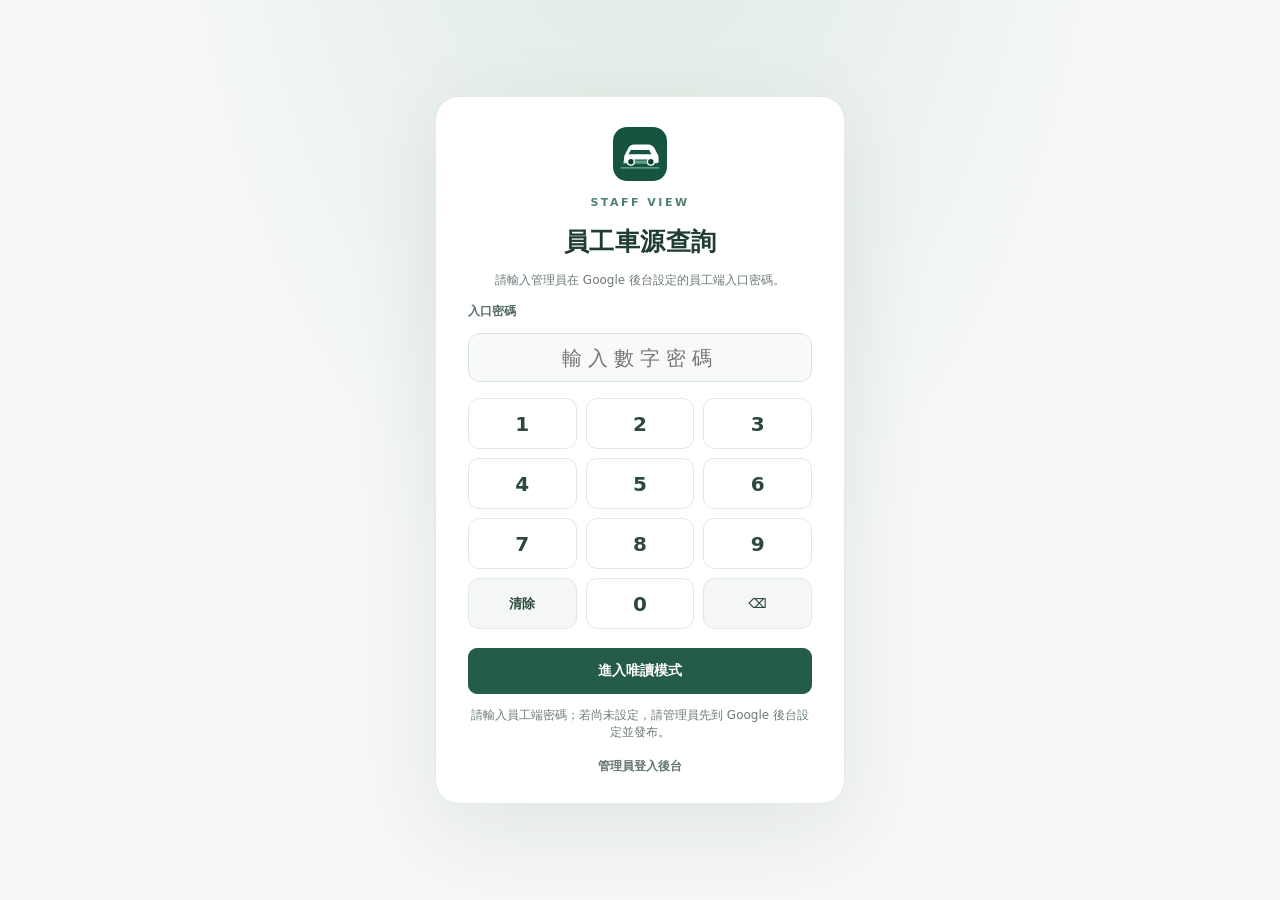
<file: index.html>
<!doctype html><html lang="zh-Hant"><head>
<meta charset="utf-8"><meta name="viewport" content="width=device-width,initial-scale=1,viewport-fit=cover">
<meta name="theme-color" content="#173c31"><meta name="description" content="車行 ERP 唯讀車源與貸款試算">
<title>車行 ERP｜員工查車</title><link rel="icon" type="image/svg+xml" href="assets/favicon.svg">
<link rel="stylesheet" href="assets/style.css?v=4.8"><link rel="manifest" href="manifest.webmanifest"><link rel="apple-touch-icon" href="assets/apple-touch-icon.png"><script defer src="site-config.js"></script><script defer src="assets/staff.js?v=4.8"></script><script defer src="assets/staff-photo-download.js?v=4.14.0"></script>
<script>
window.addEventListener('error', function(ev) {
  var msg=document.getElementById('message'), count=document.getElementById('result-count');
  var gate=document.getElementById('staff-gate-note');
  if(gate && document.getElementById('staff-gate') && !document.getElementById('staff-gate').classList.contains('hidden')) { gate.textContent='員工頁程式發生錯誤：'+(ev.message||'未知錯誤');gate.classList.add('error'); }
  if(msg && count && count.textContent.indexOf('讀取')!==-1) {
    msg.textContent='前台程式執行失敗：'+(ev.message||'未知錯誤')+'。請確認 assets/staff.js 已更新到 V4.3。';
    msg.classList.remove('hidden');msg.classList.add('error');count.textContent='載入失敗';
  }
});
window.addEventListener('load', function(){
 setTimeout(function(){
  var count=document.getElementById('result-count'),msg=document.getElementById('message');
  if(count && msg && (count.textContent==='載入中…'||count.textContent==='正在讀取…')) {
   msg.textContent='前台啟動逾時：請確認 index.html 與 assets/staff.js 使用相同版本（V4.3）。';
   msg.classList.remove('hidden');msg.classList.add('error');count.textContent='載入逾時';
  }
 },18000);
});
</script></head><body>
<section id="staff-gate" class="staff-gate" aria-label="員工端入口密碼">
 <form id="staff-gate-form" class="staff-gate-panel" autocomplete="off">
  <img class="erp410-gate-logo erp412-logo" src="assets/company-logo.svg?v=4.12.0" alt="車行 ERP Logo" width="54" height="54" style="display:block;border-radius:14px;object-fit:contain;margin:auto"><p class="eyebrow">STAFF VIEW</p><h1>員工車源查詢</h1>
  <p class="small-muted">請輸入管理員在 Google 後台設定的員工端入口密碼。</p>
  <label for="staff-gate-pass">入口密碼</label>
  <input type="password" id="staff-gate-pass" required inputmode="none" pattern="[0-9]+" autocomplete="off" aria-label="數字入口密碼" placeholder="輸入數字密碼">
  <div class="pin-pad" id="staff-pin-pad" aria-label="螢幕數字鍵盤">
    <button type="button" data-pin="1">1</button><button type="button" data-pin="2">2</button><button type="button" data-pin="3">3</button>
    <button type="button" data-pin="4">4</button><button type="button" data-pin="5">5</button><button type="button" data-pin="6">6</button>
    <button type="button" data-pin="7">7</button><button type="button" data-pin="8">8</button><button type="button" data-pin="9">9</button>
    <button type="button" data-pin="clear" aria-label="清除">清除</button><button type="button" data-pin="0">0</button><button type="button" data-pin="back" aria-label="刪除一位">⌫</button>
  </div>
  <button type="submit" class="btn-primary" id="staff-gate-submit">進入唯讀模式</button>
  <div id="staff-gate-note" role="status" class="small-muted">準備檢查已發布的設定…</div>
  <a id="gate-admin-link" href="#" class="small-link">管理員登入後台</a>
 </form>
</section>
<div id="staff-app" class="hidden">
<header class="staff-header"><div class="staff-shell staff-header-in">
  <a href="./" class="identity identity-link"><img class="erp410-header-logo erp412-logo" src="assets/company-logo.svg?v=4.12.0" alt="車行 ERP Logo" width="45" height="45" style="display:block;border-radius:13px;object-fit:contain"><div><strong id="staff-brand">車行 ERP</strong><small>STAFF INVENTORY · READ ONLY</small></div></a>
  <nav class="header-actions"><a href="#" class="small-link" id="staff-admin-link" aria-disabled="true">登入後台</a><button type="button" class="small-link" id="staff-logout" style="border:0;background:transparent;cursor:pointer">離開唯讀</button><span class="chip">唯讀模式</span></nav>
</div></header>
<main class="staff-shell staff-main">
  <div class="staff-notice hidden" id="staff-notice"><b>公告</b><div class="staff-notice-clip"><span id="staff-notice-text"></span></div></div>
<section class="staff-home" aria-label="首頁展示圖片"><div id="staff-home-photo" class="staff-home-photo"><div class="staff-home-empty">DEALERSHIP · VEHICLE SHOWCASE</div></div><div class="staff-home-overlay"><strong>精選車源 · 車行 ERP</strong><small id="staff-home-counter">首頁圖片尚未發布</small></div><div class="staff-home-nav"><button type="button" id="staff-home-prev" aria-label="上一張">‹</button><button type="button" id="staff-home-next" aria-label="下一張">›</button></div><div id="staff-home-dots" class="staff-home-dots"></div></section>
<section class="staff-inventory-overview erp47-overview" aria-label="車行當月與年度統計">
 <div class="erp47-stat erp47-stat-stock"><span class="erp47-stat-icon" aria-hidden="true">🚙</span><div><span class="erp47-stat-label">目前在庫</span><strong id="count-stock">—</strong><small>非售出車輛</small></div></div>
 <div class="erp47-stat erp47-stat-buy erp48-stat-click" role="button" tabindex="0" data-month-stat="bought" aria-label="查看本月購入車輛縮圖"><span class="erp47-stat-icon" aria-hidden="true">🛒</span><div><span class="erp47-stat-label">當月購買</span><strong id="count-bought">—</strong><small>本月入庫</small></div></div>
 <div class="erp47-stat erp47-stat-sell erp48-stat-click" role="button" tabindex="0" data-month-stat="sold" aria-label="查看本月售出車輛縮圖"><span class="erp47-stat-icon" aria-hidden="true">🤝</span><div><span class="erp47-stat-label">當月售出</span><strong id="count-sold">—</strong><small>本月成交</small></div></div>
 <div class="erp47-stat erp47-stat-year"><span class="erp47-stat-icon" aria-hidden="true">📈</span><div><span class="erp47-stat-label">年度累計</span><strong id="count-year-sold">—</strong><small>本年度售出</small></div></div>
</section>
  <section class="toolbar panel-lite" aria-label="車輛搜尋與篩選">
   <div class="toolbar-grid"><label class="field search"><span>車輛搜尋</span><input id="search" type="search" placeholder="廠牌、型號、年份、配備…" autocomplete="off"></label>
    <div class="field"><span>廠牌（可複選）</span><details class="multi-select"><summary id="filter-label-brand">廠牌 · 全部</summary><div class="multi-menu" id="filter-brand"></div></details></div>
    <div class="field"><span>在庫位子（可複選）</span><details class="multi-select"><summary id="filter-label-location">在庫位子 · 全部</summary><div class="multi-menu" id="filter-location"></div></details></div>
    <div class="field"><span>車輛狀態（可複選）</span><details class="multi-select"><summary id="filter-label-status">車輛狀態 · 已選 3</summary><div class="multi-menu" id="filter-status"></div></details></div>
    <div class="field"><span>售賣形式（可複選）</span><details class="multi-select"><summary id="filter-label-sale-type">售賣形式 · 全部</summary><div class="multi-menu" id="filter-sale-type"></div></details></div>
    <div class="field erp48-price-field"><span>售價區間（萬元）</span><div class="erp48-price-pair"><input id="price-min" type="number" min="0" step="0.1" inputmode="decimal" aria-label="最低售價（萬元）" placeholder="最低"><span>—</span><input id="price-max" type="number" min="0" step="0.1" inputmode="decimal" aria-label="最高售價（萬元）" placeholder="最高"></div></div>
    <label class="field"><span>排序</span><select id="sort"><option value="newest">最新購入</option><option value="age">在庫最久</option><option value="price-asc">價格低到高</option><option value="price-desc">價格高到低</option><option value="km">里程低到高</option></select></label>
   </div>
   <div class="toolbar-bottom"><div><button class="btn-lite" id="filters-clear" type="button">清除篩選</button> <strong id="result-count">載入中…</strong><span id="published-at" class="small-muted"></span></div><div class="toolbar-buttons"><button class="btn-lite" id="refresh">↻ 重新讀取</button><button class="btn-lite" id="loan-open">貸款試算</button><a class="btn-lite erp46-tool-btn" target="_blank" rel="noopener noreferrer" href="https://austinshiang.github.io/carTax-/">汽車稅金計算 ↗</a><a class="btn-lite erp46-tool-btn" target="_blank" rel="noopener noreferrer" href="https://austinshiang.github.io/ImportFlow/">進口車成本 ↗</a><label class="erp45-staff-layout" for="staff-grid-layout">每排 <select id="staff-grid-layout" aria-label="車源每排台數"><option value="1">1 台</option><option value="2" selected>2 台</option><option value="4">4 台</option></select></label><button class="btn-primary" id="print-open">列印清單</button></div></div>
  </section>
  <section aria-label="車源清單"><div class="section-title"><h2>車輛列表</h2><span id="selection-count" class="small-muted"></span></div><div id="message" class="message-box" role="status">正在讀取最新車源…</div><div id="car-grid" class="cars-grid"></div></section>
  <footer class="staff-footer">ERP V4.8 · GitHub Pages 唯讀車源。資料可能有發布延遲。</footer>
</main></div>
<div class="overlay hidden" id="monthly-cars-modal" role="dialog" aria-modal="true" aria-labelledby="monthly-cars-title"><div class="erp48-month-dialog"><div class="dialog-bar"><div><span class="eyebrow">MONTHLY ACTIVITY</span><h2 id="monthly-cars-title">本月車輛</h2><p class="small-muted" id="monthly-cars-caption"></p></div><button class="icon-button" id="monthly-cars-close" type="button" aria-label="關閉月份清單">×</button></div><div class="erp48-month-body" id="monthly-cars-body"></div></div></div>
<div class="overlay hidden" id="car-modal" role="dialog" aria-modal="true" aria-labelledby="modal-title"><div class="detail-dialog"><div class="dialog-bar"><div><span class="eyebrow">VEHICLE DETAILS</span><h2 id="modal-title">車輛詳情</h2></div><button class="icon-button" id="modal-close" aria-label="關閉詳情">×</button></div><div class="detail-body" id="modal-body"></div></div></div>
<div class="overlay hidden" id="loan-modal" role="dialog" aria-modal="true" aria-labelledby="loan-title"><div class="small-dialog"><div class="dialog-bar"><h2 id="loan-title">車貸試算機</h2><button class="icon-button" id="loan-close" aria-label="關閉貸款試算">×</button></div><p class="small-muted">本息平均攤還示意，未包含手續費、動保費及其他費用。</p><div class="loan-fields"><label>車價（萬元）<input id="loan-price" type="number" min="0" value="100" step="0.1"></label><label>頭期款（萬元）<input id="loan-down" type="number" min="0" value="20" step="0.1"></label><label>年利率（%）<input id="loan-rate" type="number" min="0" value="4" step="0.1"></label><label>期數（月）<select id="loan-months"><option value="24">24</option><option value="36">36</option><option value="48">48</option><option value="60" selected>60</option><option value="72">72</option><option value="84">84</option></select></label></div><div class="loan-result"><span>預估每月繳款</span><strong id="loan-monthly">—</strong><small id="loan-details"></small></div><p id="loan-error" class="error-line" role="status"></p></div></div>
<div class="lightbox hidden" id="lightbox" role="dialog" aria-modal="true" aria-label="全螢幕照片"><button class="lightbox-close" id="lightbox-close">關閉 ×</button><button id="lightbox-prev" class="lightbox-prev" aria-label="上一張">‹</button><img id="lightbox-img" alt="車輛照片"><button id="lightbox-next" class="lightbox-next" aria-label="下一張">›</button><div class="lightbox-caption" id="lightbox-caption"></div></div>
<div id="staff-print-modal" class="overlay hidden erp45-print-overlay" role="dialog" aria-modal="true" aria-labelledby="staff-print-title"><div class="erp45-print-dialog"><div class="erp45-print-dialog-head"><div><h2 id="staff-print-title">A4 紙本方磚列印設定</h2><p>自訂篩選條件，以一排 5 台方磚樣式輸出至 A4 紙張</p></div><button id="staff-print-close" type="button" aria-label="關閉列印設定">×</button></div><div class="erp45-print-dialog-body" id="staff-print-options"></div><div class="erp45-print-dialog-foot"><span id="staff-print-count"></span><div><button id="staff-print-cancel" type="button" class="btn-lite">取消關閉</button><button id="staff-print-run" type="button" class="btn-primary">▣ 確認列印（A4 五欄）</button></div></div></div></div>
<div id="erp47-mobile-save" class="erp47-mobile-save hidden" role="dialog" aria-modal="true" aria-label="照片下載選項">
  <div class="erp47-mobile-save-panel">
    <div class="erp47-mobile-save-handle"></div>
    <strong>儲存車輛照片</strong><p>可嘗試直接下載，或開啟原圖後由手機瀏覽器儲存。</p>
    <button type="button" id="erp47-mobile-download" class="btn-primary">下載這張照片</button>
    <button type="button" id="erp47-mobile-open" class="btn-lite">開啟原始照片</button>
    <button type="button" id="erp47-mobile-close" class="btn-lite">取消</button>
  </div>
</div>
<div id="print-sheet" class="print-sheet"></div>
</body></html>
</file>
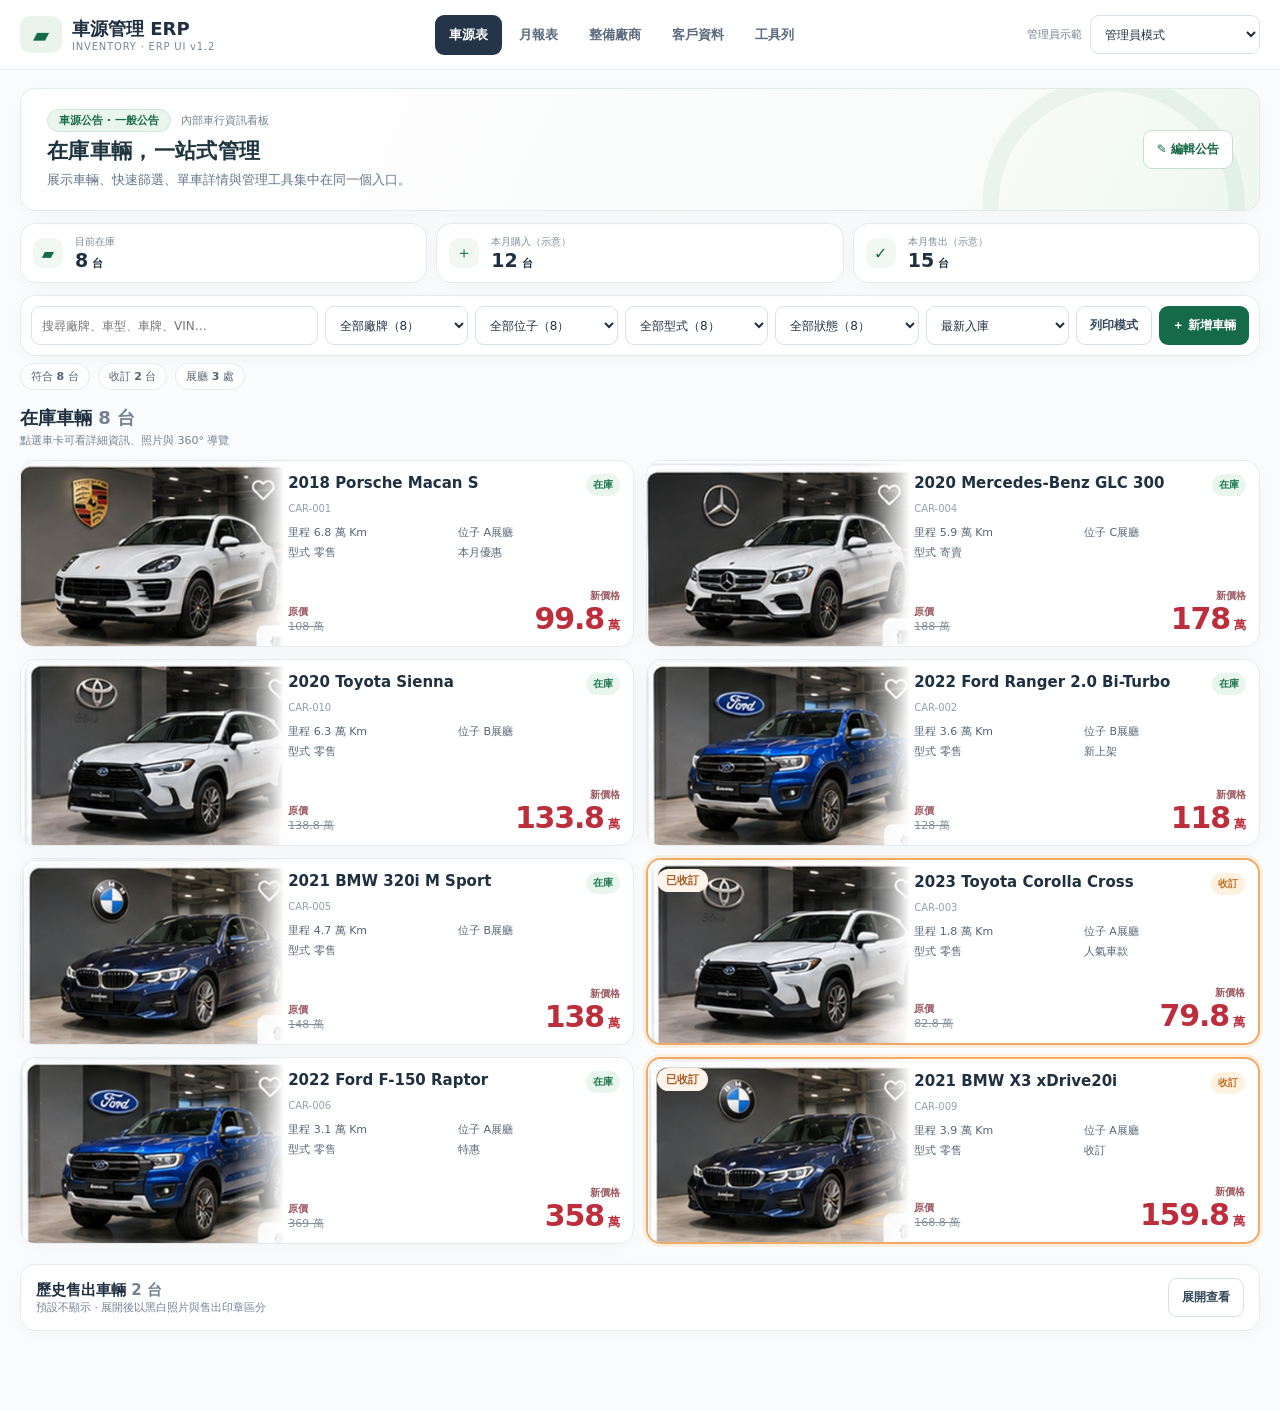
<file: ERP_UI_Preview_v4.html>
<!doctype html>
<html lang="zh-Hant">
<head>
<meta charset="utf-8">
<meta name="viewport" content="width=device-width, initial-scale=1, viewport-fit=cover">
<meta name="color-scheme" content="light">
<title>車行 ERP v1.2 · UI 預覽</title>
<style>
:root{--bg:#f5f7f8;--white:#fff;--ink:#1d2c3a;--muted:#738192;--line:#e2e8ed;--green:#176a47;--lightgreen:#eaf5ef;--red:#b92e39;--orange:#bd7130;--navy:#24354a;--shadow:0 5px 22px rgba(20,40,50,.035);font-family:system-ui,-apple-system,'Noto Sans TC','Microsoft JhengHei',sans-serif;color:var(--ink);background:var(--bg)}
*{box-sizing:border-box}body{margin:0;min-height:100vh}button,select,input,textarea{font:inherit}button{cursor:pointer}button:disabled{opacity:.5;cursor:not-allowed}a{color:var(--green)}.hidden{display:none!important}.shell{max-width:1380px;margin:auto;padding:0 20px}.panel{background:#fff;border:1px solid var(--line);border-radius:15px;box-shadow:var(--shadow)}
header{position:sticky;top:0;z-index:40;background:#fff;border-bottom:1px solid var(--line)}.top{display:flex;align-items:center;justify-content:space-between;gap:17px;min-height:69px}.brand{display:flex;align-items:center;gap:10px;white-space:nowrap}.brandmark{height:37px;width:42px;display:grid;place-items:center;background:#eaf4ed;color:var(--green);border-radius:10px;font-size:21px}.brandstrong{font-size:18px;font-weight:900}.brandsub{color:#76869a;font-size:10px;letter-spacing:.08em}.nav{display:flex;gap:3px;flex-wrap:wrap}.nav-btn{background:none;border:0;border-radius:9px;padding:11px 14px;color:#5b6b7d;font-size:13px;font-weight:750}.nav-btn.active{background:var(--navy);color:white}.userbar{display:flex;align-items:center;gap:8px}.userbar select{width:170px}.tiny-note{color:var(--muted);font-size:11px}
main{padding-top:18px!important;padding-bottom:80px!important}.screen{display:none}.screen.active{display:block}.banner{min-height:105px;background:linear-gradient(112deg,#263e4d,#1f5346 78%);color:#fff;padding:20px 26px;display:flex;justify-content:space-between;align-items:center;gap:10px;overflow:hidden;position:relative}.banner:after{content:'◢';position:absolute;right:24px;bottom:-83px;font-size:260px;color:rgba(255,255,255,.04);pointer-events:none}.banner h1{font-size:20px;margin:5px 0 4px;letter-spacing:.01em}.banner p{font-size:12px;color:#deebe6;margin:0}.banner .tag{font-size:11px;border:1px solid rgba(255,255,255,.45);border-radius:100px;padding:3px 11px}.banner button{z-index:1}
.stats{display:grid;grid-template-columns:repeat(3,minmax(0,1fr));gap:10px;margin:12px 0}.stat{padding:11px 14px;display:flex;gap:12px;align-items:center;min-height:70px}.stat-icon{width:36px;height:36px;display:grid;place-items:center;border-radius:10px;background:var(--lightgreen);color:var(--green);font-size:19px}.statname{font-size:11px;color:#7c8997}.statnum{font-size:21px;line-height:1.2;font-weight:850}.statnum small{font-size:11px;margin-left:4px;font-weight:600}
.filterbar{display:grid;grid-template-columns:minmax(200px,2fr) repeat(5,minmax(100px,1fr)) auto auto;gap:7px;align-items:center;padding:10px;margin:12px 0 7px}.input,.select,.textarea{height:39px;width:100%;border:1px solid #d8e1e8;border-radius:9px;background:#fff;color:var(--ink);outline:0;padding:8px 10px;font-size:12px;min-width:0}.input:focus,.select:focus,.textarea:focus{border-color:#1c8056;box-shadow:0 0 0 3px rgba(28,128,86,.1)}.textarea{height:105px;resize:vertical}.btn{border:0;border-radius:9px;padding:10px 13px;font-size:12px;font-weight:800;white-space:nowrap;min-height:39px}.primary{color:#fff;background:var(--navy)}.green{color:#fff;background:var(--green)}.light{color:#34485b;background:#fff;border:1px solid #d6dfe5}.danger{color:#a92c36;background:#fff3f3;border:1px solid #ebcbcf}.filter-info{display:flex;gap:8px;flex-wrap:wrap;align-items:center;margin:0 0 11px;font-size:11px;color:var(--muted)}.count-pill{border:1px solid #e5eaef;border-radius:100px;background:#fff;padding:5px 10px;color:#536575}
.section-head{display:flex;justify-content:space-between;align-items:center;gap:10px;margin:16px 0 12px}.section-head h2{font-size:18px;margin:0}.section-head p{font-size:11px;color:var(--muted);margin:3px 0 0}.cars{display:grid;grid-template-columns:repeat(2,minmax(0,1fr));gap:12px}.car-card{display:flex;min-height:187px;overflow:hidden;cursor:pointer;transition:box-shadow .2s,transform .2s}.car-card:hover{box-shadow:0 7px 22px rgba(23,51,64,.11);transform:translateY(-2px)}.car-card:focus-visible{outline:2px solid var(--green);outline-offset:2px}.car-card.reserved{border:2px solid #f0aa63;box-shadow:0 0 0 3px rgba(242,161,70,.15)}.card-img{width:43%;flex:0 0 43%;position:relative;overflow:hidden;background:#e5eceb}.card-img img{position:absolute;inset:0;width:100%;height:100%;object-fit:cover;object-position:center}.card-img:after{content:'';position:absolute;inset:0 0 0 auto;width:19%;background:linear-gradient(90deg,transparent,white)}.reserved .card-img:before{content:'已收訂';position:absolute;z-index:1;left:9px;top:9px;background:#fff4e9;color:#a65a22;border-radius:99px;padding:4px 9px;font-weight:900;font-size:11px}.card-info{flex:1;min-width:0;padding:13px 13px 12px 4px;display:flex;flex-direction:column}.card-head{display:flex;justify-content:space-between;align-items:flex-start;gap:7px}.card-title{font-size:15px;line-height:1.3;font-weight:850;margin:0 0 3px;overflow-wrap:anywhere}.vehicle-id{font-size:10px;color:#93a1ac}.tag{display:inline-flex;flex-wrap:nowrap;align-items:center;font-size:10px;font-weight:850;border-radius:20px;padding:4px 7px;background:#e8f6ed;color:#207a50;white-space:nowrap}.tag.reserved{background:#fff1df;color:#bd722a}.tag.sold{background:#eceef0;color:#697480}.meta{display:grid;grid-template-columns:1fr 1fr;gap:5px 8px;margin-top:9px;color:#556575;font-size:11px}.price-row{display:flex;align-items:flex-end;justify-content:space-between;gap:8px;margin-top:auto;padding-top:10px}.oldprice{color:#83909b;text-decoration:line-through;font-size:11px}.price-label{font-size:10px;color:#9c5860;font-weight:850}.price{color:#bc2e3b;font-size:30px;font-weight:900;line-height:1.05;letter-spacing:-.04em}.price small{font-size:12px;letter-spacing:0}.sold-card{filter:grayscale(1);position:relative;opacity:.88}.sold-card:after{content:'已售出';position:absolute;top:15px;right:17px;border:3px double #8a3c44;color:#8a3c44;transform:rotate(-11deg);border-radius:6px;padding:5px 10px;font-size:19px;font-weight:900;background:#fffc}
.sold-area{margin-top:20px}.sold-head{padding:13px 15px;display:flex;align-items:center;justify-content:space-between;gap:8px}.sold-head strong{font-size:15px}.sold-cars{padding:0 12px 12px}.empty{padding:45px 15px;text-align:center;color:var(--muted)}
/* Dialogs, responsive detail, gallery */
.overlay{position:fixed;inset:0;z-index:60;background:rgba(12,28,43,.62);padding:3vh 16px;display:flex;justify-content:center;align-items:flex-start;overflow:auto}.dialog{width:min(930px,100%);background:#fff;border-radius:18px;box-shadow:0 20px 70px rgba(0,0,0,.23);overflow:hidden}.dialog-head{padding:15px 21px;border-bottom:1px solid var(--line);display:flex;justify-content:space-between;align-items:center;gap:10px}.dialog-head h2{font-size:18px;margin:0}.dialog-body{padding:20px 22px;max-height:76vh;overflow:auto}.dialog-footer{padding:12px 20px;border-top:1px solid var(--line);display:flex;justify-content:flex-end;gap:8px;flex-wrap:wrap}.close{background:#f0f4f6;border:0;width:35px;height:35px;border-radius:8px;font-size:20px;color:#526273}.detail-grid{display:grid;grid-template-columns:minmax(200px,43%) 1fr;gap:20px}.hero-img{width:100%;aspect-ratio:4/3;object-fit:contain;background:#eff3f3;border-radius:12px;cursor:zoom-in}.thumbs{display:flex;gap:7px;overflow:auto;margin-top:7px}.thumbs button{flex:0 0 75px;border:1px solid #d5e1e8;border-radius:7px;overflow:hidden;padding:0;background:#fff}.thumbs button.selected{outline:2px solid var(--green)}.thumbs img{width:100%;height:54px;object-fit:cover;display:block}.dname{font-size:23px;font-weight:900;line-height:1.25;margin:0 0 10px}.details-spec{display:grid;grid-template-columns:repeat(2,minmax(0,1fr));gap:8px;font-size:12px}.details-spec div{border-bottom:1px solid #edf0f2;padding-bottom:8px}.muted{color:var(--muted)}.detail-price{color:#b92e3a;font-size:34px;font-weight:900;margin:13px 0}.detail-price small{font-size:14px}.actions{display:flex;gap:7px;flex-wrap:wrap}.detail-tabs{display:flex;overflow:auto;gap:5px;border-bottom:1px solid var(--line);margin:20px 0 15px}.detail-tabs button{flex-shrink:0;border:0;background:transparent;padding:11px 13px;font-size:12px;color:#64758a;font-weight:800;border-bottom:2px solid transparent}.detail-tabs button.active{color:var(--green);border-color:var(--green)}.two{display:grid;grid-template-columns:repeat(2,minmax(0,1fr));gap:11px}.three{display:grid;grid-template-columns:repeat(3,minmax(0,1fr));gap:11px}.subcard{padding:13px;border-radius:12px;background:#f8fafb;border:1px solid #e8edf0}.subcard h3{font-size:14px;margin:0 0 11px}.line{display:flex;justify-content:space-between;gap:12px;padding:9px 0;border-bottom:1px solid #e4eaee;font-size:12px}.line:last-child{border:0}.line strong{overflow-wrap:anywhere}.photo-grid{display:grid;grid-template-columns:repeat(4,1fr);gap:9px}.photo-grid img{display:block;width:100%;aspect-ratio:4/3;object-fit:cover;border-radius:8px;cursor:zoom-in}.gallery{position:fixed;z-index:99;inset:0;background:rgba(4,10,17,.93);display:flex;align-items:center;justify-content:center;padding:52px 35px}.gallery img{max-width:95%;max-height:84vh;object-fit:contain;border-radius:10px}.gallery-arrow{position:absolute;top:50%;transform:translateY(-50%);width:44px;height:44px;border:0;background:#fff;border-radius:100px;font-size:25px;font-weight:900}.gallery-arrow.prev{left:15px}.gallery-arrow.next{right:15px}.gallery .close-gallery{position:absolute;right:16px;top:14px;color:#fff;background:#3b4650;border:0;border-radius:99px;padding:10px 18px;font-weight:800}.gallery .gallery-counter{position:absolute;bottom:12px;color:#fff;font-weight:700;font-size:12px}
/* Forms */
.field{display:flex;flex-direction:column;gap:5px;min-width:0}.field label{font-size:12px;font-weight:750;color:#506174}.field .hint{font-size:10px;color:#8a98a5}.field .req{color:#b63543}.invalid .input,.invalid .select,.invalid textarea{border-color:#df5263;background:#fff6f7;box-shadow:0 0 0 3px rgba(224,80,98,.12)}.invalid label{color:#b42e3b}.invalid .hint{color:#b42e3b;font-weight:700}.form-grid{display:grid;grid-template-columns:repeat(2,minmax(0,1fr));gap:13px;margin:11px 0}.steps{display:grid;grid-template-columns:repeat(4,1fr);gap:8px;margin-bottom:16px}.step{border-radius:10px;background:#f6f8f9;padding:11px 10px;border:1px solid #e5ecf0;font-size:11px}.step strong{display:block;font-size:12px}.step.active{border-color:var(--green);background:#eaf5ef}.step.done{background:#f4faf6;border-color:#b2d4bf}.step-note{font-size:12px;color:#708193;line-height:1.7}.upload-grid{display:grid;grid-template-columns:repeat(3,1fr);gap:10px;margin:12px 0}.upload-slot{border:1px dashed #ccd7df;border-radius:11px;padding:11px;background:#fafcfd;min-width:0}.upload-slot.invalid{border:2px solid #d95061;background:#fff6f7}.upload-slot b{font-size:12px}.upload-slot label{display:block;font-size:11px;margin-top:5px}.upload-slot input{width:100%;font-size:11px;margin-top:8px}.preview-image{display:block;width:100%;aspect-ratio:4/3;object-fit:cover;border-radius:7px;margin-top:8px}.filename{font-size:10px;color:#6a7988;word-break:break-all;line-height:1.5;margin-top:8px}.formerror{font-size:12px;color:#b92d3a;font-weight:750;min-height:18px}.checklist{display:grid;grid-template-columns:repeat(2,minmax(0,1fr));gap:8px}.checkitem{border:1px solid #e4e9ed;border-radius:9px;display:flex;align-items:center;gap:10px;padding:9px;min-width:0}.checkitem input{width:17px;height:17px;accent-color:var(--green)}.checkitem .small{min-width:0;overflow-wrap:anywhere}.checkimg{height:43px;width:65px;object-fit:cover;border-radius:6px}.report-top{display:flex;gap:8px;justify-content:space-between;align-items:center;flex-wrap:wrap}.report-filters{display:flex;align-items:center;gap:8px;flex-wrap:wrap}.report-filters .select,.report-filters .input{width:auto}.report-metrics{display:grid;grid-template-columns:repeat(4,1fr);gap:10px;margin:13px 0}.report-card{padding:16px}.report-metric-label{font-size:11px;color:#738191}.report-metric-value{font-size:24px;font-weight:900;margin:5px 0}.compare{font-size:11px;font-weight:800}.compare.positive{color:var(--green)}.compare.negative{color:#b62e39}.report-charts{display:grid;grid-template-columns:1.3fr 1fr;gap:12px}.chart-panel{padding:16px;min-width:0}.chart-panel h3{font-size:14px;margin:0 0 8px}.chart-sub{font-size:11px;color:var(--muted)}.column-chart{display:flex;align-items:end;gap:17px;overflow-x:auto;min-height:280px;padding:19px 11px 6px;border-bottom:1px solid #ced8dd}.column-item{flex:1;min-width:68px;max-width:120px;display:flex;flex-direction:column;align-items:center;justify-content:end;gap:8px;height:250px}.column-pair{width:100%;display:flex;align-items:end;justify-content:center;gap:6px;flex:1;border-bottom:1px solid #d3dbe1}.bar{position:relative;min-height:5px;width:27px;border-radius:6px 6px 0 0}.bar.current{background:#1a8154}.bar.previous{background:#bdd7c5}.bar b{position:absolute;bottom:100%;left:50%;transform:translateX(-50%);font-size:11px;padding-bottom:4px;color:#33485a;white-space:nowrap}.column-name{font-size:11px;text-align:center;white-space:nowrap}.legend{display:flex;gap:14px;font-size:11px;color:#657689;margin-top:10px;flex-wrap:wrap}.legend-dot{display:inline-block;width:10px;height:10px;border-radius:2px;margin-right:5px}.source-grid{display:grid;grid-template-columns:repeat(2,minmax(0,1fr));gap:12px}.source-flex{display:flex;align-items:center;gap:12px}.donut{width:118px;height:118px;flex:0 0 118px;border-radius:50%;position:relative;background:#eee}.donut:after{content:'';position:absolute;inset:32%;background:#fff;border-radius:50%}.source-legend{flex:1;min-width:0}.source-legend .line{font-size:11px;padding:6px 0}.source-legend .line span{overflow-wrap:anywhere}.comparegrid{display:grid;grid-template-columns:repeat(2,1fr);gap:12px}.customers-list .line{padding:14px 5px}.role-tag{background:#eaf4ed;color:var(--green);padding:4px 9px;border-radius:99px;font-size:11px;font-weight:800}.footerhint{font-size:11px;color:#8493a0;margin-top:17px}
/* print-only sheet; printed A4 landscape */
#print-sheet{display:none}.print-page-title{font-size:13pt;font-weight:900;margin-bottom:3mm}.print-subtitle{font-size:7.5pt;color:#506273;margin-bottom:4mm}.print-grid{display:grid;gap:3.2mm;grid-template-columns:repeat(var(--print-cols,4),minmax(0,1fr));align-items:start}.print-card{border:.4pt solid #ccd3d8;border-radius:2mm;overflow:hidden;break-inside:avoid;page-break-inside:avoid}.print-card img{width:100%;height:24mm;object-fit:cover;object-position:center;display:block}.print-card-body{padding:1.8mm}.print-card-title{font-size:8pt;font-weight:800;line-height:1.3;min-height:19pt}.print-card-meta{font-size:6.7pt;color:#53616e;margin-top:1mm;line-height:1.5}.print-card-price{font-size:9.2pt;font-weight:900;color:#b3313b;margin-top:2mm}.print-card-old{font-size:6.5pt;text-decoration:line-through;color:#687483}.print-card-status{font-size:6.5pt;float:right}
@page{size:A4 landscape;margin:8mm}
@media print{html,body{background:#fff!important;margin:0!important;padding:0!important}.app,header,.overlay,.gallery,.toast{display:none!important}#print-sheet{display:block!important}.print-grid.five{--print-cols:5}.print-grid.four{--print-cols:4}.print-card{box-shadow:none!important}.print-card img{height:23mm}.print-card-title{font-size:7.5pt}}
@media(max-width:1190px){.filterbar{grid-template-columns:minmax(140px,1.7fr) repeat(5,minmax(95px,1fr)) auto;gap:6px}.filterbar .admin-new{grid-column:1/-1;justify-self:end}.card-info{padding-right:9px}.meta{grid-template-columns:1fr}.price{font-size:24px}}
@media(max-width:840px){.shell{padding:0 12px}.top{flex-wrap:wrap;padding:8px 0;min-height:60px}.nav{order:3;width:100%;overflow:auto;flex-wrap:nowrap}.filterbar{grid-template-columns:minmax(190px,2fr) repeat(5,minmax(100px,1fr)) auto;overflow-x:auto}.filterbar>*{min-width:0}.filterbar .admin-new{grid-column:auto}.cars{grid-template-columns:1fr}.card-info{padding-right:12px}.report-charts{grid-template-columns:1fr}}
@media(max-width:620px){.top{justify-content:center}.brandstrong{font-size:15px}.userbar{margin-left:auto}.nav-btn{padding:8px 10px}.banner{min-height:82px;padding:13px 17px}.banner h1{font-size:16px}.stats{gap:6px}.stat{min-height:62px;gap:5px;padding:7px}.stat-icon{display:none}.statnum{font-size:19px}.filterbar{display:flex;overflow-x:auto;gap:6px;padding:8px;scrollbar-width:thin}.filterbar .input{flex:0 0 188px}.filterbar .select{flex:0 0 126px;width:126px}.filterbar .btn{flex-shrink:0}.car-card{min-height:166px}.card-title{font-size:13px}.card-img{width:42%;flex-basis:42%}.meta{font-size:10px}.price{font-size:24px}.dialog-body{padding:15px 13px}.detail-grid{grid-template-columns:1fr}.dname{font-size:19px}.detail-price{font-size:29px}.two,.three,.form-grid,.source-grid,.comparegrid{grid-template-columns:1fr}.upload-grid{grid-template-columns:1fr 1fr}.steps{gap:4px}.step{font-size:10px;padding:8px 6px}.step strong{font-size:10px}.report-metrics{grid-template-columns:repeat(2,minmax(0,1fr))}.source-flex{flex-wrap:wrap}.gallery{padding:50px 8px}.gallery img{max-width:95%}}

/* v4: white premium workspace */
:root{--bg:#fbfcfd;--ink:#1f3040;--line:#e6ebef;--green:#146a49;--lightgreen:#f1f8f4;--shadow:0 5px 28px rgba(25,49,61,.04)}
body{background:#fbfcfd}
.panel{border-color:#e7ebee;box-shadow:0 4px 24px rgba(20,40,50,.035)}
.banner{background:linear-gradient(115deg,#ffffff 0%,#f9fcfa 75%,#eff7f1 100%);color:#1e3540;min-height:115px;border:1px solid #e3ebe6}
.banner:after{content:'◯';color:rgba(24,120,74,.06);font-size:260px;right:0;bottom:-126px}
.banner h1{font-size:21px;letter-spacing:.015em}.banner p{color:#647788;max-width:750px;font-size:13px;line-height:1.65}
.banner .tag{border-color:#cfe5d7;color:#176c49;background:#eaf5ee}
.banner .btn{background:#fff;color:#176a47;border-color:#c9ddd2}
.announce-meta{display:flex;align-items:center;gap:10px;flex-wrap:wrap;position:relative;z-index:1}
.stats{grid-template-columns:repeat(3,minmax(0,1fr));gap:9px}.stat{padding:8px 12px;min-height:60px}.stat-icon{height:30px;width:30px;font-size:16px}.statnum{font-size:19px}.statname{font-size:10px}
.report-metrics{grid-template-columns:repeat(auto-fit,minmax(185px,1fr))}
.quickfield .input{margin-top:4px}.full-field{grid-column:1/-1}.editor-section-title{font-size:13px;font-weight:900;margin:17px 0 3px;padding-bottom:10px;border-bottom:1px solid #e5ebee;color:#1d6346}.quickfield.invalid .select{border-color:#d64b5d}
.steps.five-steps{grid-template-columns:repeat(5,1fr)}
.vendor-head{display:flex;align-items:center;justify-content:space-between;gap:8px}.vendor-summary{display:grid;grid-template-columns:repeat(4,minmax(0,1fr));gap:12px;margin:14px 0}.vendor-kpi{padding:19px}.vendor-number{font-size:23px;font-weight:900;margin-top:8px;color:#176b49}.vendor-number.red{color:#b7353d}.vendor-layout{display:grid;grid-template-columns:minmax(0,1fr) minmax(0,1fr);gap:13px}.vendor-panel{padding:20px;margin-bottom:13px}.vendor-panel h3{font-size:15px;margin:0 0 9px}.vendor-bar-row{margin:17px 0}.vendor-bar-label{display:flex;align-items:center;justify-content:space-between;gap:10px;font-size:12px;margin-bottom:7px}.vendor-track{height:15px;border-radius:99px;background:#eef1f3;overflow:hidden}.vendor-track span{display:block;background:linear-gradient(90deg,#83bda0,#187748);height:100%;border-radius:99px}.vendor-bar-footer{font-size:10px;color:#7b8a99;margin-top:4px}.vendor-directory{display:flex;align-items:center;justify-content:space-between;gap:15px;padding:13px 0;border-bottom:1px solid #edf0f2}.vendor-name{display:flex;flex-direction:column;gap:4px}.vendor-name strong{font-size:12px}.vendor-name small{font-size:10px;color:#81909d}.vendor-amounts{display:flex;flex-direction:column;align-items:flex-end;gap:5px;font-size:11px;white-space:nowrap}.vendor-amounts span{color:#b03540}.vendor-ledger-row{display:grid;grid-template-columns:minmax(0,1fr) auto auto;align-items:center;gap:10px;border-bottom:1px solid #edf0f2;padding:11px 0;font-size:12px}.ledger-done{background:#eaf5ed;color:#217049;border-radius:99px;padding:6px 10px;font-size:11px}.vendor-ledger-row .btn{min-height:30px;padding:6px 10px}
.tool-grid{display:grid;grid-template-columns:repeat(2,minmax(0,1fr));gap:13px;margin:13px 0}.tool-card{padding:20px}.tool-card h3{font-size:15px;margin:0 0 10px}.tool-card p{line-height:1.65}.tool-card a{display:inline-block;margin-top:11px;font-size:12px}.tool-inline{display:flex;align-items:end;gap:7px;flex-wrap:wrap}.tool-inline label{font-size:11px;color:#536778;display:flex;flex-direction:column;gap:6px;min-width:90px;flex:1}.tool-inline button{flex-shrink:0}.tool-result{padding:14px;margin-top:14px;background:#f1f8f4;color:#155f43;border-radius:12px;font-weight:900;font-size:14px}
.print-filter-row{display:grid;grid-template-columns:repeat(3,minmax(0,1fr));gap:9px;margin:12px 0}.print-filter-label{font-size:11px;font-weight:800;color:#596c7c;display:flex;flex-direction:column;gap:5px}.print-actions{margin:12px 0}
@media(max-width:1040px){.vendor-summary{grid-template-columns:repeat(2,1fr)}.vendor-layout{grid-template-columns:1fr}.tool-grid{grid-template-columns:1fr}}
@media(max-width:620px){.steps.five-steps{grid-template-columns:repeat(5,minmax(82px,1fr));overflow-x:auto}.step{padding:8px 6px}.vendor-kpi{padding:13px}.vendor-number{font-size:18px}.vendor-panel{padding:13px}.vendor-name strong{font-size:11px}.print-filter-row{grid-template-columns:1fr 1fr}.banner h1{font-size:17px}.banner p{font-size:11px}.statnum{font-size:17px}}

</style>
</head>
<body>
<div class="app">
<header>
 <div class="shell top">
  <div class="brand"><span class="brandmark">▰</span><div><div class="brandstrong">車源管理 ERP</div><div class="brandsub">INVENTORY · ERP UI v1.2</div></div></div>
  <nav id="nav" class="nav" aria-label="主要頁面"></nav>
  <div class="userbar"><span class="tiny-note" id="user-label">管理員示範</span><select class="select" id="role-switch" aria-label="切換預覽角色"><option value="admin">管理員模式</option><option value="employee">一般員工模式</option></select></div>
 </div>
</header>
<main class="shell">
 <section class="screen active" id="screen-inventory">
  <section class="banner panel"><div><div class="announce-meta"><span class="tag" id="banner-kind">車源公告 · 一般公告</span><span class="tiny-note">內部車行資訊看板</span></div><h1 id="banner-title">在庫車輛，一站式管理</h1><p id="banner-subtitle">展示車輛、快速篩選、單車詳情與管理工具集中在同一個入口。</p></div><button id="banner-edit" class="btn light admin-only" data-action="edit-announcement">✎ 編輯公告</button></section>
  <div class="stats">
   <div class="panel stat"><span class="stat-icon">▰</span><div><div class="statname">目前在庫</div><div class="statnum"><span id="stat-stock">—</span><small>台</small></div></div></div>
   <div class="panel stat"><span class="stat-icon">＋</span><div><div class="statname">本月購入（示意）</div><div class="statnum"><span id="stat-buy">—</span><small>台</small></div></div></div>
   <div class="panel stat"><span class="stat-icon">✓</span><div><div class="statname">本月售出（示意）</div><div class="statnum"><span id="stat-sold">—</span><small>台</small></div></div></div>
  </div>
  <div class="filterbar panel" role="search" aria-label="車輛篩選">
   <input class="input" type="search" id="search" placeholder="搜尋廠牌、車型、車牌、VIN…" aria-label="搜尋關鍵字">
   <select class="select" id="brand-filter" aria-label="篩選廠牌"></select>
   <select class="select" id="location-filter" aria-label="篩選在庫位子"></select>
   <select class="select" id="type-filter" aria-label="篩選售賣型式"></select>
   <select class="select" id="status-filter" aria-label="篩選狀態"></select>
   <select class="select" id="sort-filter" aria-label="車輛排序"><option value="date">最新入庫</option><option value="price-up">價格低到高</option><option value="price-down">價格高到低</option><option value="km">里程低到高</option></select>
   <button class="btn light" data-action="open-print">列印模式</button>
   <button class="btn green admin-only" id="admin-create" data-action="create-car">＋ 新增車輛</button>
  </div>
  <div id="filter-info" class="filter-info"></div>
  <div class="section-head"><div><h2>在庫車輛 <span id="inventory-count" class="muted"></span></h2><p>點選車卡可看詳細資訊、照片與 360° 導覽</p></div></div>
  <div class="cars" id="inventory-cards"></div>
  <section class="sold-area panel" id="sold-section"><div class="sold-head"><div><strong>歷史售出車輛 <span id="sold-count" class="muted"></span></strong><div class="tiny-note">預設不顯示 · 展開後以黑白照片與售出印章區分</div></div><button class="btn light" id="sold-toggle" data-action="toggle-sold">展開查看</button></div><div class="cars sold-cars hidden" id="sold-cards"></div></section>
 </section>
 <section class="screen" id="screen-report"><div class="section-head report-top"><div><h2>收車／賣車績效報表</h2><p>可切換當月或當年，業務柱狀圖比較上期績效，買方和賣方來源分開統計。</p></div><div class="report-filters"><select class="select" id="report-mode" aria-label="選擇統計期間"><option value="month">當月</option><option value="year">當年</option></select><input class="input" type="month" id="report-month" value="2026-11" min="2025-01" max="2026-11" aria-label="選擇月份"><select class="select hidden" id="report-year" aria-label="選擇年份"><option value="2026">2026 年</option><option value="2025">2025 年</option></select><select class="select" id="report-kind" aria-label="排名類型"><option value="sale">賣車排行</option><option value="purchase">收車排行</option></select></div></div><div class="report-metrics" id="report-metrics"></div><div class="report-charts" id="report-charts"></div><p class="footerhint"><strong id="report-permission-note"></strong><br>圖表數字為模擬資料；正式版應由後端依登入身分提供允許的欄位。</p></section>
 <section class="screen" id="screen-vendors"><div class="section-head"><div><h2>整備廠商 · 月度結算</h2><p>管理員專用｜可從單車新增整備費並指定廠商，結算數據即時同步</p></div><div class="actions"><input type="month" id="vendors-month" class="input" style="width:160px" value="2026-11"><button class="btn green" data-action="new-vendor">＋ 新增廠商</button></div></div><div id="vendors-content"></div><p class="footerhint">所有金額皆為示範；正式部署須由後端限制管理員讀取、寫入及結算操作。</p></section>
<section class="screen" id="screen-customers"><div class="section-head"><div><h2>客戶資料</h2><p>管理員專用 · 將買方與賣方關聯到單車交易紀錄</p></div></div><div class="panel" style="padding:15px"><input id="customer-query" class="input" placeholder="搜尋客戶名稱、電話…"><div id="customers-list" class="customers-list"></div></div></section>
 <section class="screen" id="screen-tools"><div class="section-head"><div><h2>常用工具</h2><p>一般員工與管理員皆可使用；稅務資訊、牌照稅與車貸試算</p></div></div><div class="two"><div class="panel report-card"><h3>稅務資訊</h3><p class="tiny-note">牌照稅、燃料費等查詢</p><a href="https://www.etax.nat.gov.tw/" target="_blank" rel="noopener noreferrer">財政部稅務入口網</a></div><div class="panel report-card"><h3>監理服務</h3><p class="tiny-note">牌照、驗車及過戶相關資訊</p><a href="https://www.mvdis.gov.tw/" target="_blank" rel="noopener noreferrer">監理服務網</a></div></div><div id="tool-calcs" class="tool-grid"></div></section>
</main>
</div>
<div id="dialog-overlay" class="overlay hidden" role="presentation"><div class="dialog" role="dialog" aria-modal="true" aria-labelledby="dialog-title"><div class="dialog-head"><h2 id="dialog-title"></h2><button class="close" data-action="close-dialog" aria-label="關閉對話框">×</button></div><div class="dialog-body" id="dialog-body"></div><div class="dialog-footer" id="dialog-actions"></div></div></div>
<div id="gallery" class="gallery hidden" role="dialog" aria-modal="true" aria-label="圖片放大預覽"><button class="close-gallery" data-action="close-gallery">關閉 ✕</button><button class="gallery-arrow prev" data-action="gallery-prev" aria-label="上一張">‹</button><img id="gallery-img" alt="放大的車輛照片"><button class="gallery-arrow next" data-action="gallery-next" aria-label="下一張">›</button><div class="gallery-counter" id="gallery-counter"></div></div>
<div id="toast" class="toast" hidden></div>
<div id="print-sheet"></div>
<div id="demo360-screen" class="hidden" style="max-width:1050px;margin:30px auto;padding:18px;text-align:center"><h1 id="demo360-title"></h1><p class="muted">此為離線版多視角展示範例，並非真正可旋轉 360° 全景；正式版可填入車輛既有的 360° 網址。</p><div style="display:flex;align-items:center;gap:12px;justify-content:center"><button id="demo360-prev" class="btn light">◀</button><img id="demo360-img" style="max-width:75%;max-height:65vh;border-radius:16px;object-fit:contain" alt="不同視角示範"><button id="demo360-next" class="btn light">▶</button></div><p id="demo360-count">1 / 3</p></div>
<script>const DEMO_IMAGES=["[data-uri]", "[data-uri]", "[data-uri]", "[data-uri]", "[data-uri]"];</script>
<script>
'use strict';
/* ERP UI v4 - 離線操作原型：無 Google 寫入、無正式驗證；所有示範變更僅保留在本頁。 */
const $=id=>document.getElementById(id);
const esc=s=>String(s??'').replace(/[&<>"']/g,ch=>({'&':'&amp;','<':'&lt;','>':'&gt;','"':'&quot;',"'":'&#39;'}[ch]));
const fmt=n=>Number(n||0).toLocaleString('zh-TW',{maximumFractionDigits:1});
const numeric=v=>Number(v)||0;
const isSold=c=>c.status==='售出';
const isReserved=c=>['收訂','預訂'].includes(c.status);
const displayPrice=c=>c.discount!=='' && c.discount!=null?numeric(c.discount):numeric(c.price);
const priceStr=n=>n==null||n===''?'—':`${fmt(n)} 萬`;
const mileageStr=n=>`${fmt(n)} 萬 Km`;
const cardsSeed=[
 ['CAR-001','Porsche','Macan S','2018',6.8,'A展廳','零售','在庫',108,99.8,'本月優惠',0],
 ['CAR-002','Ford','Ranger 2.0 Bi-Turbo','2022',3.6,'B展廳','零售','在庫',128,118,'新上架',1],
 ['CAR-003','Toyota','Corolla Cross','2023',1.8,'A展廳','零售','收訂',82.8,79.8,'人氣車款',2],
 ['CAR-004','Mercedes-Benz','GLC 300','2020',5.9,'C展廳','寄賣','在庫',188,178,'',3],
 ['CAR-005','BMW','320i M Sport','2021',4.7,'B展廳','零售','在庫',148,138,'',4],
 ['CAR-006','Ford','F-150 Raptor','2022',3.1,'A展廳','零售','在庫',369,358,'特惠',1],
 ['CAR-007','Lexus','NX 200','2020',4.2,'A展廳','零售','售出',126.8,119.8,'已成交',0],
 ['CAR-008','Volkswagen','T6 2.0 TDI','2019',8.1,'C展廳','寄賣','售出',109.8,103,'已成交',3],
 ['CAR-009','BMW','X3 xDrive20i','2021',3.9,'A展廳','零售','收訂',168.8,159.8,'收訂',4],
 ['CAR-010','Toyota','Sienna','2020',6.3,'B展廳','零售','在庫',138.8,133.8,'',2]
];
let cars=cardsSeed.map((r,i)=>({id:r[0],brand:r[1],model:r[2],year:r[3],mileage:r[4],location:r[5],saleType:r[6],status:r[7],price:r[8],discount:r[9],label:r[10],image:DEMO_IMAGES[r[11]],photos:[DEMO_IMAGES[r[11]],DEMO_IMAGES[(r[11]+1)%5],DEMO_IMAGES[(r[11]+2)%5]],panorama:'',certificate:i===0?'第三方認證.pdf（展示）':'',vin:'DEMO-VIN-'+String(i+1).padStart(4,'0'),plate:'',purchase: i%2===0?75:95,costs: i===0?[{name:'鈑金烤漆',amount:15000,desc:'局部烤漆',date:'2026/11/03'},{name:'基本保養',amount:6500,desc:'機油與濾芯',date:'2026/11/04'}]:[],seller:'王先生',buyer:i===6?'李小姐':'',soldPrice:i===6?119.8:null,salesperson:i===6?'王大明':'',inDate:'2026/'+String(11-(i%3)).padStart(2,'0')+'/'+String(12-i).padStart(2,'0'),certUrl:''}));

const BRANDS=['Toyota','Lexus','Honda','Nissan','Mazda','Subaru','Mitsubishi','Suzuki','Ford','Volkswagen','Mercedes-Benz','BMW','Porsche','Audi','Volvo','Land Rover','Hyundai','Kia','Tesla','Jeep','MINI','Škoda','其他（自行輸入）'];
const COST_CATEGORIES=['鈑金烤漆','基本保養','機械維修','引擎維修','變速箱維修','輪胎／輪圈','底盤懸吊','電系／冷氣','美容清潔','拖吊運送','驗車／規費','認證檢查','其他（自行輸入）'];
const PROMO_LABELS=['無','新上架','本月優惠','降價特惠','限時特惠','人氣車款','優質認證','現車特價','即將到港','其他（自行輸入）'];
const VEHICLE_COLUMNS=['編碼','廠牌','型號','車號','年份','車身碼','排氣量','顏色','里程','開價','新價格','盤售價','底價','燃料形式','在庫位子','售賣形式','販售狀態','是否認證','封面圖片','其他照片','備註','成交日期','購入日期'];
const isAmountVisible=()=>state.role==='admin';
let vendors=[
 {id:'V-001',name:'宏信鈑金烤漆',category:'鈑金烤漆',contact:'王師傅',phone:'02-0000-1001',note:'示範廠商'},
 {id:'V-002',name:'進發汽車保修',category:'機械維修',contact:'李師傅',phone:'02-0000-1002',note:'示範廠商'},
 {id:'V-003',name:'曜潔汽車美容',category:'美容清潔',contact:'陳先生',phone:'02-0000-1003',note:'示範廠商'},
 {id:'V-004',name:'輪界輪胎',category:'輪胎／輪圈',contact:'林小姐',phone:'02-0000-1004',note:'示範廠商'}
];
cars.forEach((c,i)=>{Object.assign(c,{
  engine:i%2?'1998':'2998',color:i%2?'黑色':'白色',fuel:i%2?'柴油':'汽油',wholesalePrice:c.price-8,floorPrice:c.price-11,certified:i%3?'是':'否',
  notes:'示範車況資料，非正式車源。',saleDate:isSold(c)?'2026-11-08':'',sellerSource:'個人車主',sellerPlace:c.location,
  costs:c.costs.map((row,j)=>({...row,id:'C-'+c.id+'-'+j,vendorId:j===0?'V-001':'V-002',settled:false}))
});});
// 增加跨月份成本資料，以示範本月／歷史結算差異。
cars[1].costs.push({id:'C-DEMO-02',name:'輪胎／輪圈',amount:22000,desc:'更換四條輪胎',date:'2026/11/06',vendorId:'V-004',settled:false});
cars[2].costs.push({id:'C-DEMO-03',name:'美容清潔',amount:3500,desc:'內外觀整理',date:'2026/11/09',vendorId:'V-003',settled:false});
cars[3].costs.push({id:'C-DEMO-04',name:'鈑金烤漆',amount:12500,desc:'後保桿烤漆',date:'2026/10/25',vendorId:'V-001',settled:true});
cars[4].costs.push({id:'C-DEMO-05',name:'基本保養',amount:7800,desc:'定保',date:'2026/11/10',vendorId:'V-002',settled:true});

const employees=['王大明','李宗翰','陳怡婷','張志豪'];
let clients=[{name:'王先生',type:'賣方',phone:'09**-***-***',count:2},{name:'李小姐',type:'買方',phone:'09**-***-***',count:1}];
const state={role:'admin',page:'inventory',filters:{q:'',brand:'全部',location:'全部',saleType:'全部',status:'全部',sort:'date'},showSold:false,selectedCar:null,detailTab:'info',detailImage:0,modal:'',gallery:null,printSelected:new Set(),printColumns:4,printIncludeSold:false,wizard:null,reportView:'month',reportType:'sale',reportMonth:'2026-11',reportYear:'2026',vendorMonth:'2026-11',announcement:{kind:'一般公告',title:'在庫車輛，一站式管理',subtitle:'展示車輛、快速篩選、單車詳情與管理工具集中在同一個入口。'},printFilters:{brand:'全部',location:'全部',saleType:'全部'},printCheckedOnly:true};
const canEdit=()=>state.role==='admin';
let toastTimer;
function toast(message,kind='ok'){const el=$('toast');el.textContent=message;el.className='toast'+(kind==='error'?' error':'');el.hidden=false;clearTimeout(toastTimer);toastTimer=setTimeout(()=>el.hidden=true,3300);}
function rerender(){renderNav();renderAnnouncement();renderInventory();renderReport();renderVendors();renderCustomers();renderTools();}
function renderNav(){
 $('role-switch').value=state.role;
 const tabs=[['inventory','車源表'],['report','月報表'],['vendors','整備廠商'],['customers','客戶資料'],['tools','工具列']];
 $('nav').innerHTML=tabs.filter(([key])=>!['vendors','customers'].includes(key)||canEdit()).map(([id,name])=>`<button class="nav-btn ${state.page===id?'active':''}" data-action="page" data-page="${id}">${name}</button>`).join('');
 for(const [page] of tabs){const el=$('screen-'+page);if(el)el.classList.toggle('active',state.page===page);}
 $('user-label').textContent=canEdit()?'管理員示範':'一般員工示範';
 document.querySelectorAll('.admin-only').forEach(el=>el.classList.toggle('hidden',!canEdit()));
}
function setRole(v){state.role=v==='employee'?'employee':'admin';if(!canEdit()&&['customers','vendors'].includes(state.page))state.page='inventory';closeDialog();rerender();toast(canEdit()?'已切換管理員示範':'已切換員工唯讀示範（報表不顯示金額）');}
function setPage(p){if(!canEdit()&&['customers','vendors'].includes(p)){toast('這個管理分頁只開放管理員','error');return;}state.page=p;closeDialog();renderNav();if(p==='report')renderReport();if(p==='customers')renderCustomers();if(p==='vendors')renderVendors();if(p==='tools')renderTools();}
function liveCars(){return cars.filter(c=>!isSold(c));}
function passFilter(c,except){const f=state.filters;if(isSold(c))return false;const s=[c.brand,c.model,c.id,c.vin,c.plate,c.location,c.label].join(' ').toLowerCase();
 if(f.q&&!s.includes(f.q.toLowerCase()))return false;
 if(except!=='brand'&&f.brand!=='全部'&&c.brand!==f.brand)return false;
 if(except!=='location'&&f.location!=='全部'&&c.location!==f.location)return false;
 if(except!=='saleType'&&f.saleType!=='全部'&&c.saleType!==f.saleType)return false;
 if(except!=='status'&&f.status!=='全部'&&(f.status==='收訂'?!isReserved(c):c.status!==f.status))return false;
 return true;
}
function optionsFor(id,prop,caption){const options=[...new Set(liveCars().map(c=>c[prop]||'未分類'))].sort((a,b)=>a.localeCompare(b,'zh-Hant'));const count=liveCars().filter(c=>passFilter(c,prop)).length;return `<option value="全部">${caption}（${count}）</option>`+options.map(o=>`<option value="${esc(o)}">${esc(o)}（${liveCars().filter(c=>passFilter(c,prop)&&c[prop]===o).length}）</option>`).join('');}
function renderSelects(){for(const [dom,prop,title] of [['brand-filter','brand','全部廠牌'],['location-filter','location','全部位子'],['type-filter','saleType','全部型式']]){$(dom).innerHTML=optionsFor(dom,prop,title);$(dom).value=state.filters[prop];}const count=liveCars().filter(c=>passFilter(c,'status')).length;
 $('status-filter').innerHTML=`<option value="全部">全部狀態（${count}）</option>`+['在庫','收訂','即將到港'].map(s=>`<option value="${s}">${s}（${liveCars().filter(c=>passFilter(c,'status')&&(s==='收訂'?isReserved(c):c.status===s)).length}）</option>`).join('');$('status-filter').value=state.filters.status;$('sort-filter').value=state.filters.sort;
}
function filteredCars(){const a=liveCars().filter(c=>passFilter(c));const order=state.filters.sort;if(order==='price-up')a.sort((a,b)=>displayPrice(a)-displayPrice(b));else if(order==='price-down')a.sort((a,b)=>displayPrice(b)-displayPrice(a));else if(order==='km')a.sort((a,b)=>numeric(a.mileage)-numeric(b.mileage));else a.sort((a,b)=>String(b.inDate).localeCompare(String(a.inDate)));return a;}
function carMarkup(c){return `<article class="panel car-card ${isReserved(c)?'reserved':''} ${isSold(c)?'sold-card':''}" role="button" tabindex="0" data-action="open-car" data-id="${esc(c.id)}"><div class="card-img"><img src="${c.image}" alt="${esc(c.brand+' '+c.model)}" loading="lazy"></div><div class="card-info"><div class="card-head"><div><h3 class="card-title">${esc(c.year+' '+c.brand+' '+c.model)}</h3><span class="vehicle-id">${esc(c.id)}</span></div><span class="tag ${isReserved(c)?'reserved':isSold(c)?'sold':''}">${esc(c.status)}</span></div><div class="meta"><span>里程 ${mileageStr(c.mileage)}</span><span>位子 ${esc(c.location)}</span><span>型式 ${esc(c.saleType)}</span>${c.label?`<span>${esc(c.label)}</span>`:''}</div><div class="price-row"><div>${c.discount!==''?`<div class="price-label">原價</div><div class="oldprice">${priceStr(c.price)}</div>`:'<div class="price-label">售價</div>'}</div><div style="text-align:right"><div class="price-label">${c.discount!==''?'新價格':'價格'}</div><div class="price">${fmt(displayPrice(c))}<small> 萬</small></div></div></div></div></article>`;}
function renderInventory(){
 renderSelects();const f=filteredCars(), sold=cars.filter(isSold);
 $('inventory-cards').innerHTML=f.length?f.map(carMarkup).join(''):'<div class="empty panel" style="grid-column:1/-1">沒有符合條件的車輛</div>';
 $('sold-cards').innerHTML=sold.map(carMarkup).join('');$('sold-section').classList.toggle('hidden',!sold.length);$('sold-cards').classList.toggle('hidden',!state.showSold);$('sold-toggle').textContent=state.showSold?'收合售出紀錄':'展開查看';
 $('inventory-count').textContent=`${f.length} 台`;$('sold-count').textContent=sold.length+' 台';
 $('filter-info').innerHTML=`<span class="count-pill">符合 <b>${f.length}</b> 台</span><span class="count-pill">收訂 <b>${f.filter(isReserved).length}</b> 台</span><span class="count-pill">展廳 <b>${new Set(f.map(c=>c.location)).size}</b> 處</span>`;
 $('stat-stock').textContent=liveCars().length;$('stat-buy').textContent='12';$('stat-sold').textContent='15';
 $('admin-create').classList.toggle('hidden',!canEdit());
}
function openDialog(title,body,footer=''){state.modal=title;$('dialog-title').textContent=title;$('dialog-body').innerHTML=body;$('dialog-actions').innerHTML=footer;$('dialog-overlay').classList.remove('hidden');$('dialog-body').scrollTop=0;}
function closeDialog(){state.modal='';$('dialog-overlay').classList.add('hidden');}
function field(key,label,value='',type='text',required=false,extra=''){return `<div class="field" data-field="${key}"><label for="f-${key}">${esc(label)} ${required?'<span class="req">＊必填</span>':''}</label><input id="f-${key}" data-key="${key}" type="${type}" ${required?'data-required="1"':''} class="input" value="${esc(value)}" ${extra}><span class="hint">${required?'尚未填寫時會以紅色標示':''}</span></div>`;}
function selectField(key,label,opts,value,required=false){return `<div class="field" data-field="${key}"><label for="f-${key}">${esc(label)} ${required?'<span class="req">＊必填</span>':''}</label><select id="f-${key}" data-key="${key}" ${required?'data-required="1"':''} class="select">${opts.map(o=>`<option value="${esc(o)}" ${o===value?'selected':''}>${esc(o)}</option>`).join('')}</select><span class="hint">${required?'請確認已選擇':''}</span></div>`;}
function val(key){return $('f-'+key)?.value?.trim()||'';}
function validateForm(container=$('dialog-body')){let first=null;container.querySelectorAll('[data-required="1"]').forEach(input=>{if(input.disabled||input.classList.contains('hidden'))return;const empty=!String(input.value||'').trim();const p=input.closest('.field')||input.closest('.upload-slot');p?.classList.toggle('invalid',empty);if(empty&&!first)first=input;});const error=$('form-error');if(first){if(error)error.textContent='請先完成紅框標示的必填欄位。';first.focus();return false;}if(error)error.textContent='';return true;}
function clearError(el){const box=el.closest('.field')||el.closest('.upload-slot');if(box&&String(el.value||'').trim())box.classList.remove('invalid');$('form-error')&&($('form-error').textContent='');}
function openCar(id){const c=cars.find(x=>x.id===id);if(!c)return;state.selectedCar=id;state.detailTab='info';state.detailImage=0;renderDetail();}
function selectedCar(){return cars.find(c=>c.id===state.selectedCar);}
function renderDetail(){const c=selectedCar();if(!c)return;const idx=Math.min(state.detailImage,c.photos.length-1),pic=c.photos[idx]||c.image;const specs=[['編碼',c.id],['年份',c.year],['里程',mileageStr(c.mileage)],['車牌',c.plate||'未設定'],['在庫位子',c.location],['售賣型式',c.saleType],['車身碼',canEdit()?c.vin:'僅管理員'],['販售狀態',c.status]];
 const controls=`${canEdit()?`<button class="btn primary" data-action="edit-car">編輯／修改價格</button><button class="btn light" data-action="add-cost">＋ 新增成本</button><button class="btn light" data-action="change-status">收訂／狀態</button><button class="btn light" data-action="sell-car">登記售出</button>`:''}<button class="btn light" data-action="open-360">360° 外部導覽</button>${c.certificate?`<button class="btn light" data-action="certificate">認證資料</button>`:''}`;
 let details='';if(state.detailTab==='info')details=`<div class="two"><div class="subcard"><h3>車況與上架資料</h3>${[['廠牌',c.brand],['車型',c.model],['年份',c.year],['里程',mileageStr(c.mileage)],['在庫位子',c.location],['售賣型式',c.saleType],['車身碼',canEdit()?c.vin:'僅管理員'],['排氣量',c.engine||'—'],['燃料形式',c.fuel||'—'],['顏色',c.color||'—'],['是否認證',c.certified||'—'],['備註',c.notes||'—'],['購入日期',c.inDate||'—'],['成交日期',c.saleDate||'—']].map(x=>`<div class="line"><span class="muted">${x[0]}</span><b>${esc(x[1])}</b></div>`).join('')}</div><div class="subcard"><h3>價格與狀態</h3>${[['原開價',priceStr(c.price)],['目前新價格',priceStr(displayPrice(c))],['販售狀態',c.status],['優惠標籤',c.label||'—'],...(canEdit()?[['收購成本',priceStr(c.purchase)],['盤售價',priceStr(c.wholesalePrice)],['底價',priceStr(c.floorPrice)]]:[])].map(x=>`<div class="line"><span class="muted">${x[0]}</span><b>${esc(x[1])}</b></div>`).join('')}</div></div>`;
 else if(state.detailTab==='photos')details=`<h3 style="font-size:14px">車輛照片（點圖放大，左右切換）</h3><div class="photo-grid">${c.photos.map((p,i)=>`<img src="${p}" data-action="gallery" data-index="${i}" alt="車輛照片 ${i+1}">`).join('')}</div><div class="actions" style="margin-top:12px"><button class="btn light" data-action="download-image">下載目前照片</button>${canEdit()?'<button class="btn primary" data-action="upload-images">＋ 上傳照片</button>':''}</div><p class="footerhint">正式版公開車照、認證文件與私人合約需分開存放與授權；目前為離線示範照片。</p>`;
 else if(state.detailTab==='cost')details=canEdit()?`<div class="subcard"><h3>整備紀錄</h3>${c.costs.map(o=>`<div class="line"><span>${esc(o.name)} <small class="muted">${esc(o.date)} · ${esc(getVendorName(o.vendorId))}</small></span><b>$${fmt(o.amount)} ${o.vendorId?(o.settled?'✓已結清':'·待結算'):''}</b></div>`).join('')||'<p class="muted">尚無整備費用</p>'}<div class="line"><b>合計</b><b>$${fmt(c.costs.reduce((s,o)=>s+numeric(o.amount),0))}</b></div></div><div class="actions" style="margin-top:12px"><button class="btn green" data-action="add-cost">＋ 新增成本</button></div>`:'<div class="empty">無存取權限</div>';
 else if(state.detailTab==='trade')details=canEdit()?`<div class="two"><div class="subcard"><h3>收購資料</h3><div class="line"><span>賣方</span><b>${esc(c.seller||'—')}</b></div><div class="line"><span>收購價</span><b>${priceStr(c.purchase)}</b></div></div><div class="subcard"><h3>出售資料</h3><div class="line"><span>買方</span><b>${esc(c.buyer||'尚未出售')}</b></div><div class="line"><span>成交價</span><b>${c.soldPrice!=null?priceStr(c.soldPrice):'—'}</b></div><div class="line"><span>成交業務</span><b>${esc(c.salesperson||'—')}</b></div></div></div>`:'<div class="empty">無存取權限</div>';
 const body=`<div class="detail-grid"><div><img src="${pic}" class="hero-img" data-action="gallery" data-index="${idx}" alt="${esc(c.model)}"><div class="thumbs">${c.photos.map((p,i)=>`<button class="${i===idx?'selected':''}" data-action="detail-photo" data-index="${i}"><img src="${p}" alt="照片 ${i+1}"></button>`).join('')}</div></div><div><div class="actions" style="align-items:center"><h3 class="dname">${esc(c.year+' '+c.brand+' '+c.model)}</h3><span class="tag ${isReserved(c)?'reserved':isSold(c)?'sold':''}">${esc(c.status)}</span></div><div class="details-spec">${specs.map(([n,v])=>`<div><span class="muted">${esc(n)}：</span>${esc(v)}</div>`).join('')}</div><div class="detail-price">${fmt(displayPrice(c))}<small> 萬</small></div>${c.discount!==''?`<p class="tiny-note">原開價：<s>${priceStr(c.price)}</s></p>`:''}<div class="actions">${controls}</div></div></div><div class="detail-tabs">${[['info','車輛資料'],['photos','圖片／文件'],...(canEdit()?[['cost','成本紀錄'],['trade','交易資料']]:[])].map(([k,t])=>`<button data-action="detail-tab" data-tab="${k}" class="${k===state.detailTab?'active':''}">${t}</button>`).join('')}</div>${details}`;
 openDialog(c.year+' '+c.brand+' '+c.model,body,'<button class="btn light" data-action="close-dialog">關閉</button>');}
function showGallery(index){const c=selectedCar();if(!c)return;state.gallery={photos:c.photos,index:Math.max(0,index)};updateGallery();$('gallery').classList.remove('hidden');}
function updateGallery(){const g=state.gallery;if(!g)return;g.index=(g.index+g.photos.length)%g.photos.length;$('gallery-img').src=g.photos[g.index];$('gallery-counter').textContent=`${g.index+1} / ${g.photos.length} · 左右鍵快速切換`;}
function galleryMove(delta){if(state.gallery){state.gallery.index+=delta;updateGallery();}}
function closeGallery(){state.gallery=null;$('gallery').classList.add('hidden');}
function editCar(){
 if(!canEdit())return;const c=selectedCar();
 const basic=`<div class="form-grid">${field('id','編碼（不可修改）',c.id,'text',false,'readonly')}${brandQuick('brand','廠牌',c.brand,true)}${field('model','型號',c.model,'text',true)}${field('plate','車號',c.plate)}${field('year','年份',c.year,'number',true)}${field('vin','車身碼',c.vin)}${field('engine','排氣量（cc）',c.engine,'number')}${field('color','顏色',c.color)}${field('mileage','里程（萬 Km）',c.mileage,'number',true)}${selectField('fuel','燃料形式',['汽油','柴油','油電混合','插電式油電','純電','其他'],c.fuel||'汽油')}${field('notes','備註',c.notes||'')}</div>`;
 const sales=`<div class="form-grid">${field('price','開價（萬元）',c.price,'number',true)}${field('discount','新價格（萬元）',c.discount,'number')}${field('wholesalePrice','盤售價（萬元）',c.wholesalePrice,'number')}${field('floorPrice','底價（萬元）',c.floorPrice,'number')}${field('location','在庫位子',c.location,'text',true)}${selectField('saleType','售賣形式',['零售','寄賣'],c.saleType,true)}${selectField('status','販售狀態',isSold(c)?['售出']:['在庫','收訂','預訂','即將到港','寄賣'],c.status,true)}${selectField('certified','是否認證',['否','是'],c.certified||'否')}${promoQuick('label','特惠標籤',c.label)}${field('inDate','購入日期',c.inDate?.replaceAll('/','-')||'','date')}${field('saleDate','成交日期',c.saleDate||'','date')}</div>`;
 const photo=`<div class="form-grid"><div class="subcard"><b>封面圖片</b><p class="tiny-note">已建立：${c.image?'1 張':'0 張'}，請在車輛詳情的圖片分頁管理與上傳。</p></div><div class="subcard"><b>其他照片</b><p class="tiny-note">已建立：${Math.max(0,c.photos.length-1)} 張，圖片需透過上傳介面自動命名。</p></div></div>`;
 openDialog('編輯車輛 · 完整欄位',`<div class="editor-section-title">車輛基本資料</div>${basic}<div class="editor-section-title">定價、庫存與交易狀態</div>${sales}<div class="editor-section-title">圖片欄位（使用獨立上傳流程）</div>${photo}<p class="tiny-note">已支援你提供的 23 個車輛欄位。若已售出，不允許直接更改回在庫，需建立新交易案件。</p><div id="form-error" class="formerror"></div>`,`<button class="btn light" data-action="close-dialog">取消</button><button class="btn green" data-action="save-car">儲存修改</button>`);
}
function saveCar(){
 if(!canEdit()||!validateForm())return;const c=selectedCar(),brand=chosenQuick('brand');if(!brand){markQuickInvalid('brand');return;}
 if(isSold(c)&&val('status')!=='售出'){toast('歷史售出案件不可直接改回在庫，需另外建收購案件','error');return;}
 const date=val('inDate');Object.assign(c,{brand,model:val('model'),plate:val('plate'),year:val('year'),vin:val('vin'),engine:val('engine'),color:val('color'),mileage:numeric(val('mileage')),price:numeric(val('price')),discount:val('discount')===''?'':numeric(val('discount')),wholesalePrice:val('wholesalePrice'),floorPrice:val('floorPrice'),fuel:val('fuel'),location:val('location'),saleType:val('saleType'),status:val('status'),certified:val('certified'),label:chosenQuick('label'),notes:val('notes'),inDate:date,saleDate:val('saleDate')});
 closeDialog();renderInventory();openCar(c.id);toast('完整資料已在預覽頁更新（重新整理後不保留）');
}
function addCost(){
 if(!canEdit())return;
 openDialog('新增整備支出',`<p class="step-note">透過標準化分類避免不同人輸入不一致。選擇廠商後，自動納入廠商結算統計。</p><div class="form-grid">${costQuick('costName','整備項目', '基本保養',true)}${field('costAmount','金額（元；退費填負數）','','number',true)}${selectField('costVendor','整備廠商',['無廠商／內部費用',...vendors.map(v=>v.name)],'無廠商／內部費用')}${field('costDate','支出日期','2026-11-12','date',true)}${field('costDesc','備註','','text')}</div><div id="form-error" class="formerror"></div>`,`<button class="btn light" data-action="close-dialog">取消</button><button class="btn green" data-action="save-cost">新增紀錄</button>`);
}
function saveCost(){
 if(!canEdit()||!validateForm())return;const name=chosenQuick('costName');if(!name){markQuickInvalid('costName');return;}
 const c=selectedCar(),amount=Number(val('costAmount'));
 if(!Number.isFinite(amount)||!amount){toast('請輸入不為零的金額','error');return;}
 const v=vendors.find(x=>x.name===val('costVendor'));
 c.costs.push({id:'C-'+Date.now().toString(36)+'-'+Math.random().toString(36).slice(2,5),name,amount,desc:val('costDesc'),date:val('costDate').replaceAll('-','/'),vendorId:v?.id||null,settled:!v});
 closeDialog();state.detailTab='cost';renderDetail();renderVendors();toast('已記錄整備費用，廠商結算圖表已同步更新（預覽資料）');
}
function changeStatus(){if(!canEdit())return;const c=selectedCar();if(isSold(c)){toast('已售出車輛不能直接重新設為在庫，需建立新交易案件','error');return;}openDialog('修改車輛狀態',`<div class="form-grid">${selectField('newStatus','販售狀態',['在庫','收訂','預訂','即將到港'],c.status,true)}</div><p class="tiny-note">收訂後車卡會自動出現高亮外框。</p><div id="form-error" class="formerror"></div>`,`<button class="btn light" data-action="close-dialog">取消</button><button class="btn green" data-action="save-status">更新狀態</button>`);}
function saveStatus(){if(!canEdit()||!validateForm())return;const c=selectedCar();c.status=val('newStatus');closeDialog();renderInventory();openCar(c.id);toast('狀態已更新（離線示範）');}
function sellCar(){if(!canEdit())return;const c=selectedCar();if(isSold(c)){toast('已售出，不可重複登記','error');return;}openDialog('登記售出',`<div class="form-grid">${field('buyer','買方姓名','','text',true)}${field('buyerPhone','買方電話','','tel',true)}${field('soldPrice','實際成交價（萬元）',displayPrice(c),'number',true)}${field('saleDate','成交日期','2026-11-12','date',true)}${selectField('salesperson','成交業務',employees,'王大明',true)}${selectField('buyerSource','買方客源',['TikTok 短影音','Facebook / IG','8891','老客介紹','現場來店'],'TikTok 短影音',true)}</div><p class="tiny-note">完成後會移入首頁最下方「歷史售出」，並以黑白照片顯示。</p><div id="form-error" class="formerror"></div>`,`<button class="btn light" data-action="close-dialog">取消</button><button class="btn green" data-action="save-sale">確認售出</button>`);}
function saveSale(){if(!canEdit()||!validateForm())return;const c=selectedCar();Object.assign(c,{buyer:val('buyer'),buyerPhone:val('buyerPhone'),soldPrice:numeric(val('soldPrice')),salesperson:val('salesperson'),buyerSource:val('buyerSource'),saleDate:val('saleDate'),status:'售出'});clients.push({name:c.buyer,type:'買方',phone:c.buyerPhone,count:1});closeDialog();renderInventory();openCar(c.id);toast('售出已登記（僅離線預覽資料）');}
function uploadImages(){if(!canEdit())return;const slots=['封面','車頭45°','車側','車尾45°','中控內裝','儀表里程'];openDialog('上傳車輛照片',`<p class="tiny-note">依照拍攝角度選擇照片，檔名會自動產生。正式版上傳時再由伺服器重新命名，這裡只示範預覽。</p><div class="upload-grid">${slots.map((s,i)=>photoSlot(i,s,false,selectedCar().id)).join('')}</div><div id="form-error" class="formerror"></div>`,`<button class="btn light" data-action="close-dialog">取消</button><button class="btn green" data-action="save-upload">加入照片（預覽）</button>`);}
function saveUpload(){if(!canEdit())return;const c=selectedCar();const inputs=[...document.querySelectorAll('#dialog-body .upload-slot input')];const chosen=inputs.filter(x=>x.files?.[0]);if(!chosen.length){toast('請選擇至少一張照片','error');return;}chosen.forEach(input=>{const f=input.files[0];const url=URL.createObjectURL(f);c.photos.push(url);if(input.dataset.slot==='封面')c.image=url;});closeDialog();renderInventory();state.detailTab='photos';renderDetail();toast('照片已加入示範頁面（未實際上傳）');}
function open360(){const c=selectedCar();if(!c)return;if(/^https?:\/\//i.test(c.panorama)){window.open(c.panorama,'_blank','noopener,noreferrer');return;}const url=new URL(window.location.href);url.searchParams.set('demo360',c.id);window.open(url.toString(),'_blank','noopener');}
function certificate(){toast('預覽版只示範認證資料入口；正式版將依文件權限下載');}
function downloadImage(){const c=selectedCar();if(!c)return;const a=document.createElement('a');a.download=c.id+'_車輛照片.jpg';a.href=c.photos[state.detailImage]||c.image;document.body.appendChild(a);a.click();a.remove();}
function photoSlot(i,name,required,prefix){return `<div class="upload-slot" data-photo-slot="${esc(name)}"><b>${i+1}. ${esc(name)}${required?' <span style="color:#b73040">＊必填</span>':''}</b><label>選擇圖片檔</label><input type="file" accept="image/jpeg,image/png,image/webp" data-slot="${esc(name)}" data-photo-required="${required?'1':'0'}" data-action="choose-photo"><div class="filename">預計命名：${esc(prefix)}_${esc(name)}.jpg</div><div class="photo-preview"></div></div>`;}
function chosenFile(e){const input=e.target,wrap=input.closest('.upload-slot'),f=input.files?.[0];if(!f)return;wrap.classList.remove('invalid');const prefix=state.wizard?(state.wizard.draftPrefix||'CAR-NEW'):selectedCar().id;const ext=(f.name.split('.').pop()||'jpg').toLowerCase();wrap.querySelector('.filename').textContent=`自動檔名：${prefix}_${input.dataset.slot}.${ext}`;const url=URL.createObjectURL(f);wrap.querySelector('.photo-preview').innerHTML=`<img class="preview-image" src="${url}" alt="上傳照片預覽">`;if(state.wizard)state.wizard.photos[input.dataset.slot]={file:f,url,filename:`${prefix}_${input.dataset.slot}.${ext}`};}
/* Step-by-step purchase intake: seller info MUST precede car details. */
function beginWizard(){if(!canEdit())return;state.wizard={step:1,seller:{},vehicle:{},photos:{},draftPrefix:'CAR-'+String(101+cars.length).padStart(3,'0')};renderWizard();}
function collectWizard(){
 const w=state.wizard;if(!w)return;
 if(w.step===1)w.seller={name:val('sellerName'),phone:val('sellerPhone'),source:val('sellerSource'),place:val('sellerPlace')};
 if(w.step===2){Object.assign(w.vehicle,{brand:chosenQuick('brand'),model:val('model'),year:val('year'),plate:val('plate'),vin:val('vin'),engine:val('engine'),color:val('color'),fuel:val('fuel'),mileage:val('mileage'),notes:val('notes'),certified:val('certified')});}
 if(w.step===3){Object.assign(w.vehicle,{location:val('location'),saleType:val('saleType'),status:val('status'),price:val('price'),discount:val('discount'),wholesalePrice:val('wholesalePrice'),floorPrice:val('floorPrice'),purchase:val('purchase'),label:chosenQuick('label'),inDate:val('inDate'),saleDate:val('saleDate')});}
}
function renderWizard(){
 const w=state.wizard,s=w.seller,v=w.vehicle,names=['賣方建檔','車輛規格','定價／上架','照片上傳','確認建立'];
 const steps=`<div class="steps five-steps">${names.map((name,i)=>`<div class="step ${w.step===i+1?'active':w.step>i+1?'done':''}"><strong>0${i+1} ${name}</strong>${i+1<w.step?'已完成':i+1===w.step?'填寫中':'待填寫'}</div>`).join('')}</div>`;
 let body='';
 if(w.step===1)body=`<p class="step-note">先建立賣方資料，才能繼續。漏填必填欄位會標紅並阻擋下一步。</p><div class="form-grid">${field('sellerName','賣方姓名',s.name,'text',true)}${field('sellerPhone','賣方電話',s.phone,'tel',true)}${selectField('sellerSource','收車來源',['個人車主','老客戶介紹','同業收購','網路收車','寄賣車主','其他'],s.source||'個人車主',true)}${field('sellerPlace','收購地點',s.place||'A展廳','text',true)}</div>`;
 if(w.step===2)body=`<p class="step-note">第二步只填車輛規格，會套用固定廠牌快選，避免同品牌拼字不一致。</p><div class="form-grid">${field('code','編碼（系統建立）',w.draftPrefix,'text',false,'readonly')}${brandQuick('brand','廠牌',v.brand,true)}${field('model','型號',v.model,'text',true)}${field('plate','車號',v.plate)}${field('year','年份',v.year,'number',true)}${field('vin','車身碼',v.vin)}${field('engine','排氣量（cc）',v.engine,'number')}${field('color','顏色',v.color)}${field('mileage','里程（萬 Km）',v.mileage,'number',true)}${selectField('fuel','燃料形式',['汽油','柴油','油電混合','插電式油電','純電','其他'],v.fuel||'汽油')}${selectField('certified','是否認證',['否','是'],v.certified||'否')}${field('notes','備註',v.notes||'')}</div>`;
 if(w.step===3)body=`<p class="step-note">價格與庫存資料一次建立；盤售價及底價僅管理員可查看，正式後端必須分權限回傳。</p><div class="form-grid">${field('location','在庫位子',v.location||'A展廳','text',true)}${selectField('saleType','售賣形式',['零售','寄賣'],v.saleType||'零售',true)}${selectField('status','販售狀態',['在庫','收訂','預訂','即將到港','寄賣'],v.status||'在庫',true)}${field('price','開價（萬元）',v.price,'number',true)}${field('discount','新價格（萬元）',v.discount,'number')}${field('wholesalePrice','盤售價（萬元）',v.wholesalePrice,'number')}${field('floorPrice','底價（萬元）',v.floorPrice,'number')}${field('purchase','收購價（萬元）',v.purchase,'number')}${promoQuick('label','特惠標籤',v.label)}${field('inDate','購入日期',v.inDate||'2026-11-12','date',true)}${field('saleDate','成交日期（尚未成交可留空）',v.saleDate,'date')}</div>`;
 if(w.step===4)body=`<p class="step-note">必填封面照，其餘建議照片可之後補上。實際儲存到 Google 時應由後端依照編碼自動命名。</p><div class="upload-grid">${['封面','車頭45°','左側車身','右側車身','車尾45°','內裝中控','儀表里程','引擎室'].map((name,i)=>photoSlot(i,name,i===0,w.draftPrefix)).join('')}</div><p class="tiny-note">封面圖片與其他照片就是車輛主資料中對應的兩個欄位；這個預覽版只留存在瀏覽器記憶體。</p>`;
 if(w.step===5)body=`<div class="two"><div class="subcard"><h3>賣方資料</h3><div class="line"><span>賣方</span><b>${esc(s.name||'—')}</b></div><div class="line"><span>電話</span><b>${esc(s.phone||'—')}</b></div><div class="line"><span>來源</span><b>${esc(s.source||'—')}</b></div></div><div class="subcard"><h3>車輛資料</h3><div class="line"><span>車型</span><b>${esc(v.year+' '+v.brand+' '+v.model)}</b></div><div class="line"><span>里程</span><b>${esc(v.mileage)} 萬 Km</b></div><div class="line"><span>新價格</span><b>${esc(v.discount||v.price)} 萬</b></div><div class="line"><span>照片</span><b>${Object.keys(w.photos).length} 張</b></div></div></div><p class="step-note">確認後會新增一筆離線示範車輛；不會建立真實 Google Drive 資料夾或修改正式試算表。</p>`;
 const btn=(w.step>1?'<button class="btn light" data-action="wizard-back">上一步</button>':'')+(w.step<5?'<button class="btn green" data-action="wizard-next">下一步</button>':'<button class="btn green" data-action="wizard-save">完成新增</button>');
 openDialog('新增車輛 · 步驟式建檔',steps+body+'<div id="form-error" class="formerror"></div>',`<button class="btn light" data-action="close-dialog">取消</button>${btn}`);
 if(w.step===4){for(const input of $('dialog-body').querySelectorAll('input[type=file]')){const rec=w.photos[input.dataset.slot];if(rec){const wrap=input.closest('.upload-slot');wrap.querySelector('.filename').textContent='已選：'+rec.filename;wrap.querySelector('.photo-preview').innerHTML=`<img class="preview-image" src="${rec.url}" alt="${esc(input.dataset.slot)}">`;}}}
}
function wizardNext(){if(!canEdit())return;const w=state.wizard;if(w.step<=3){if(!validateForm())return;collectWizard();if(w.step===2&&!w.vehicle.brand){markQuickInvalid('brand');return;}if(w.step===3&&w.vehicle.label===''&&val('label')==='其他（自行輸入）'){markQuickInvalid('label');return;}}if(w.step===4&&!w.photos['封面']){const slot=$('dialog-body').querySelector('[data-photo-slot="封面"]');slot.classList.add('invalid');$('form-error').textContent='請上傳必填的封面照片，才能繼續。';slot.scrollIntoView({block:'center',behavior:'smooth'});return;}w.step++;renderWizard();}
function wizardBack(){collectWizard();state.wizard.step=Math.max(1,state.wizard.step-1);renderWizard();}
function wizardSave(){
 if(!canEdit())return;const w=state.wizard;if(!w||w.step!==5)return;const v=w.vehicle,s=w.seller,id='CAR-'+String(101+cars.length).padStart(3,'0'),images=Object.values(w.photos).map(x=>x.url);
 cars.unshift({id,brand:v.brand,model:v.model,plate:v.plate,year:v.year,vin:v.vin,engine:v.engine,color:v.color,mileage:numeric(v.mileage),price:numeric(v.price),discount:v.discount===''?'':numeric(v.discount),wholesalePrice:v.wholesalePrice,floorPrice:v.floorPrice,fuel:v.fuel,location:v.location,saleType:v.saleType,status:v.status||'在庫',certified:v.certified||'否',image:w.photos['封面']?.url||DEMO_IMAGES[0],photos:images,notes:v.notes,saleDate:v.saleDate||'',inDate:v.inDate||'2026-11-12',label:v.label,panorama:'',certificate:'',certUrl:'',purchase:numeric(v.purchase),costs:[],seller:s.name,sellerSource:s.source,sellerPlace:s.place,buyer:'',soldPrice:null,salesperson:''});
 clients.push({name:s.name,type:'賣方',phone:s.phone,count:1});state.wizard=null;closeDialog();renderInventory();toast('已新增示範車輛，不會寫入正式雲端');openCar(id);
}
/* A4 printable inventory: print only selected cards */
function openPrint(){const visible=filteredCars();state.printSelected=new Set(visible.map(c=>c.id));state.printColumns=4;state.printIncludeSold=false;state.printFilters={brand:'全部',location:'全部',saleType:'全部'};renderPrintDialog();}
function printCandidates(){return [...filteredCars(),...(state.printIncludeSold?cars.filter(isSold):[])];}
function printFilteredCandidates(){const p=state.printFilters;return printCandidates().filter(c=>(p.brand==='全部'||c.brand===p.brand)&&(p.location==='全部'||c.location===p.location)&&(p.saleType==='全部'||c.saleType===p.saleType));}
function renderPrintDialog(){
 const filters=state.printFilters,eligible=printCandidates(),visible=eligible.filter(c=>(filters.brand==='全部'||c.brand===filters.brand)&&(filters.location==='全部'||c.location===filters.location)&&(filters.saleType==='全部'||c.saleType===filters.saleType));
 const choice=(key,label,getter)=>{const opts=[...new Set(eligible.map(getter))].sort((a,b)=>a.localeCompare(b,'zh-Hant'));return `<label class="print-filter-label">${label}<select class="select" data-print-filter="${key}"><option value="全部">全部（${eligible.length} 台）</option>${opts.map(v=>`<option value="${esc(v)}" ${filters[key]===v?'selected':''}>${esc(v)}（${eligible.filter(c=>getter(c)===v).length}）</option>`).join('')}</select></label>`;};
 const body=`<p class="step-note">以篩選快選車輛，再勾選要列印的項目。預設 A4 橫向，每列 4 台，也可改為 5 台。</p><div class="print-filter-row">${choice('brand','廠牌',c=>c.brand)}${choice('location','位子 / 展廳',c=>c.location)}${choice('saleType','售賣形式',c=>c.saleType)}</div><div class="actions print-actions"><button class="btn light" data-action="print-all">全選目前篩選（${visible.length}）</button><button class="btn light" data-action="print-none">全部清空</button><label class="tiny-note"><input type="checkbox" id="print-sold" ${state.printIncludeSold?'checked':''}> 包含歷史售出</label><label class="tiny-note">每列 <select id="print-cols" class="select" style="width:78px;display:inline-block"><option value="4" ${state.printColumns===4?'selected':''}>4 台</option><option value="5" ${state.printColumns===5?'selected':''}>5 台</option></select></label></div><div class="checklist">${visible.map(c=>`<label class="checkitem"><input type="checkbox" data-print-id="${esc(c.id)}" ${state.printSelected.has(c.id)?'checked':''}><img class="checkimg" src="${c.image}" alt=""><span class="small">${esc(c.brand+' '+c.model)}<br><span class="muted">${esc(c.id)} · ${priceStr(displayPrice(c))}</span></span></label>`).join('')||'<p class="muted">此篩選沒有車輛</p>'}</div><p id="print-selected-count" class="footerhint"></p>`;
 openDialog('A4 列印車源表',body,'<button class="btn light" data-action="close-dialog">取消</button><button class="btn green" data-action="print-now">列印已勾選車輛</button>');updatePrintCount();
}
function updatePrintCount(){const el=$('print-selected-count');if(el)el.textContent=`總共勾選 ${[...state.printSelected].filter(id=>printCandidates().some(c=>c.id===id)).length} 台車（切換篩選不會清除既有勾選）`;}
function printSheet(){const selected=printCandidates().filter(c=>state.printSelected.has(c.id));if(!selected.length){toast('請先勾選至少一台車','error');return;}$('print-sheet').innerHTML=`<div class="print-page-title">車行在庫車源表</div><div class="print-subtitle">列印日期：2026/11/12　｜　已選車輛：${selected.length} 台　｜　A4 橫向</div><div class="print-grid ${state.printColumns===5?'five':'four'}">${selected.map(c=>`<article class="print-card"><img src="${c.image}" alt=""><div class="print-card-body"><div class="print-card-title">${esc(c.year+' '+c.brand+' '+c.model)}</div><div class="print-card-meta">${esc(c.location)} ｜ ${esc(c.saleType)} ｜ ${esc(c.status)}<br>里程 ${mileageStr(c.mileage)}</div>${c.discount!==''?`<div class="print-card-old">原價 ${priceStr(c.price)}</div>`:''}<div class="print-card-price">${priceStr(displayPrice(c))}</div></div></article>`).join('')}</div>`;closeDialog();requestAnimationFrame(()=>window.print());}
/* Reports: current month/year with prior month/year comparisons; buyer and seller sources separated. */
const buyerSources=['短影音','老客介紹','8891／車輛平台','現場來店'];
const sellerSources=['個人車主','同業收購','老客介紹','社群收車'];
function countBySalesperson(i,year,month,kind){const factor=kind==='purchase'?3:1;return 1+((year*7+month*3+i*5+factor)%5)+(i===0?2:0);}
function metricFor(year,month,type){return employees.map((name,i)=>({name,value:countBySalesperson(i,year,month,type)}));}
function p_year_comparison_limit(year){return Number(state.reportYear)===2026?11:12;}
function periodMetric(type,year,month){if(state.reportView==='month')return metricFor(year,month,type);return employees.map((name,i)=>({name,value:Array.from({length:(p_year_comparison_limit(year))},(_,j)=>countBySalesperson(i,year,j+1,type)).reduce((a,b)=>a+b,0)}));}
function periodParams(){if(state.reportView==='year'){const y=numeric(state.reportYear);return{year:y,month:11,prevYear:y-1,prevMonth:11,prevLabel:'去年',currentLabel:'今年'};}const [y,m]=state.reportMonth.split('-').map(Number);const prev=new Date(y,m-2,1);return {year:y,month:m,prevYear:prev.getFullYear(),prevMonth:prev.getMonth()+1,prevLabel:'上個月',currentLabel:'本月'};}
function sumValues(items){return items.reduce((a,b)=>a+b.value,0);}
function sourceCounts(total,labels){const weights=labels.length===4?[40,27,20,13]:[50,25,25];let remaining=total;return labels.map((name,i)=>{const value=i===labels.length-1?remaining:Math.round(total*weights[i]/100);remaining-=value;return {name,value};});}
function donutMarkup(items){const tot=Math.max(1,sumValues(items));let at=0;const pal=['#1b8054','#75b58e','#b6d9c6','#e0ebe4'];const stops=items.map((e,i)=>{const from=at;at+=e.value/tot*100;return`${pal[i]} ${from}% ${at}%`;}).join(',');return `<div class="source-flex"><div class="donut" style="background:conic-gradient(${stops})"></div><div class="source-legend">${items.map((e,i)=>`<div class="line"><span><i class="legend-dot" style="background:${pal[i]}"></i>${esc(e.name)}</span><b>${e.value} 台</b></div>`).join('')}</div></div>`;}
function renderReport(){
 const p=periodParams(),current=periodMetric(state.reportType,p.year,p.month),before=periodMetric(state.reportType,p.prevYear,p.prevMonth),currentSale=periodMetric('sale',p.year,p.month),beforeSale=periodMetric('sale',p.prevYear,p.prevMonth),currentPurchase=periodMetric('purchase',p.year,p.month),beforePurchase=periodMetric('purchase',p.prevYear,p.prevMonth);
 $('report-mode').value=state.reportView;$('report-kind').value=state.reportType;$('report-month').value=state.reportMonth;$('report-year').value=state.reportYear;
 $('report-month').classList.toggle('hidden',state.reportView!=='month');$('report-year').classList.toggle('hidden',state.reportView!=='year');
 const sales=sumValues(currentSale),prevSales=sumValues(beforeSale),purchases=sumValues(currentPurchase),prevPurchases=sumValues(beforePurchase),diff=sumValues(current)-sumValues(before);
 const metrics=[['售出總台數',sales,sales-prevSales],['收購總台數',purchases,purchases-prevPurchases],['業務績效變化',`${diff>=0?'+':''}${diff} 台`,diff]];
 if(canEdit())metrics.push(['成交金額（示意）',`${fmt(sales*108.5)} 萬`,`${fmt((sales-prevSales)*108.5)} 萬`]);
 $('report-metrics').innerHTML=metrics.map(([name,num,delta])=>`<div class="panel report-card"><div class="report-metric-label">${name}</div><div class="report-metric-value">${num}</div><div class="compare ${String(delta).startsWith('-')?'negative':'positive'}">對比${p.prevLabel}：${typeof delta==='number'?(delta>=0?'+':'')+delta:delta}</div></div>`).join('');
 const max=Math.max(...current.map(x=>x.value),...before.map(x=>x.value),1);
 const bars=current.map((item,i)=>`<div class="column-item"><div class="column-pair"><div class="bar previous" style="height:${before[i].value/max*205}px"><b>${before[i].value}</b></div><div class="bar current" style="height:${item.value/max*205}px"><b>${item.value}</b></div></div><div class="column-name">${esc(item.name)}</div></div>`).join('');
 $('report-charts').innerHTML=`<div class="panel chart-panel"><h3>${state.reportType==='sale'?'銷售':'收購'}業務排行 · 柱狀比較</h3><div class="chart-sub">${state.reportView==='month'?'本月與上個月':'本年與去年同期'} · 單位：台</div><div class="column-chart">${bars}</div><div class="legend"><span><i class="legend-dot" style="background:#1a8154"></i>${p.currentLabel}</span><span><i class="legend-dot" style="background:#bdd7c5"></i>${p.prevLabel}</span></div></div><div class="panel chart-panel"><h3>買方客源（成交）</h3><p class="chart-sub">購車客戶從哪裡找到車行</p>${donutMarkup(sourceCounts(sales,buyerSources))}<h3 style="margin-top:22px">賣方來源（收車）</h3><p class="chart-sub">車輛主要從哪裡收購</p>${donutMarkup(sourceCounts(purchases,sellerSources))}</div>`;
 $('report-permission-note').textContent=canEdit()?'管理員示範：可查看金額欄位。':'員工示範：僅顯示台數、排行、客源占比；金額資料不應由正式後端回傳。';
}
function renderCustomers(){if(!canEdit()){$('customers-list').innerHTML='';return;}const q=$('customer-query')?.value?.trim().toLowerCase()||'';const list=clients.filter(c=>!q||[c.name,c.type,c.phone].join('').toLowerCase().includes(q));$('customers-list').innerHTML=list.map(c=>`<div class="line"><span><b>${esc(c.name)}</b> <span class="role-tag">${esc(c.type)}</span><br><small class="muted">${esc(c.phone)}</small></span><strong>${c.count} 筆交易</strong></div>`).join('')||'<div class="empty">查無客戶資料</div>';}
function renderTools(){
 const container=$('tool-calcs');if(!container)return;
 container.innerHTML=`<div class="panel tool-card"><h3>使用牌照稅試算（自用小客車）</h3><p class="tiny-note">依排氣量估算全年牌照稅。非燃料費、貨車或營業車適用表。</p><div class="tool-inline"><label>排氣量 (cc) <input id="tax-cc" class="input" type="number" value="1998" min="1" max="20000"></label><button class="btn green" data-action="calc-tax">計算</button></div><div id="tax-result" class="tool-result">—</div><a target="_blank" rel="noopener" href="https://www.etax.nat.gov.tw/etwmain/tax-info/understanding/tax-saving-manual/local/vehicle-license-tax/2Jv5NBY">財政部牌照稅規則與稅額表</a><p class="tiny-note">僅供估算，以主管機關核定為準。</p></div><div class="panel tool-card"><h3>車貸月付試算</h3><p class="tiny-note">本息平均攤還，試算不含手續費及其他附加費用。</p><div class="tool-inline"><label>本金（萬元）<input id="loan-principal" class="input" type="number" value="100" min="0"></label><label>年利率（%）<input id="loan-rate" class="input" type="number" value="4" min="0" step="0.1"></label><label>期數（月）<input id="loan-months" class="input" type="number" value="60" min="1"></label><button class="btn green" data-action="calc-loan">計算</button></div><div id="loan-result" class="tool-result">—</div></div>`;
}
function render360Demo(){const q=new URL(location.href).searchParams,id=q.get('demo360');if(!id)return false;const c=cars.find(x=>x.id===id)||cars[0];document.querySelector('.app').classList.add('hidden');$('demo360-screen').classList.remove('hidden');$('demo360-title').textContent=c.brand+' '+c.model+' · 多視角示意';$('demo360-img').src=c.photos[0];let idx=0;for(const [button,delta] of [['demo360-prev',-1],['demo360-next',1]])$(button).onclick=()=>{idx=(idx+delta+c.photos.length)%c.photos.length;$('demo360-img').src=c.photos[idx];$('demo360-count').textContent=`${idx+1} / ${c.photos.length}`;};return true;}
/* Accessible actions in one delegated event handler */
document.addEventListener('click',ev=>{const el=ev.target.closest('[data-action]');if(!el)return;const a=el.dataset.action;
 switch(a){case 'page':setPage(el.dataset.page);break;case 'open-car':openCar(el.dataset.id);break;case 'close-dialog':closeDialog();break;case 'detail-tab':state.detailTab=el.dataset.tab;renderDetail();break;case 'detail-photo':state.detailImage=numeric(el.dataset.index);renderDetail();break;case 'gallery':showGallery(numeric(el.dataset.index));break;case 'gallery-prev':galleryMove(-1);break;case 'gallery-next':galleryMove(1);break;case 'close-gallery':closeGallery();break;case 'create-car':beginWizard();break;case 'wizard-next':wizardNext();break;case 'wizard-back':wizardBack();break;case 'wizard-save':wizardSave();break;case 'edit-car':editCar();break;case 'save-car':saveCar();break;case 'add-cost':addCost();break;case 'save-cost':saveCost();break;case 'change-status':changeStatus();break;case 'save-status':saveStatus();break;case 'sell-car':sellCar();break;case 'save-sale':saveSale();break;case 'upload-images':uploadImages();break;case 'save-upload':saveUpload();break;case 'open-360':open360();break;case 'certificate':certificate();break;case 'download-image':downloadImage();break;case 'toggle-sold':state.showSold=!state.showSold;renderInventory();break;case 'open-print':openPrint();break;case 'print-all':printFilteredCandidates().forEach(c=>state.printSelected.add(c.id));renderPrintDialog();break;case 'print-none':state.printSelected.clear();renderPrintDialog();break;case 'print-now':printSheet();break;case 'edit-announcement':openAnnouncement();break;case 'save-announcement':saveAnnouncement();break;case 'new-vendor':openVendorForm();break;case 'save-vendor':saveVendor();break;case 'settle-cost':settleCost(el.dataset.cost);break;case 'calc-tax':calcTax();break;case 'calc-loan':calcLoan();break;default:break;}
});
document.addEventListener('change',ev=>{const el=ev.target;
 if(el.id==='role-switch'){setRole(el.value);return;}
 if(el.dataset.quick){handleQuickChange(el);return;}
 if(el.id==='f-annKind'){const preset=annPreset(el.value);$('f-annTitle').value=preset.title;$('f-annSubtitle').value=preset.subtitle;return;}
 if(el.id==='vendors-month'){state.vendorMonth=el.value;renderVendors();return;}
 if(el.dataset.printFilter){state.printFilters[el.dataset.printFilter]=el.value;renderPrintDialog();return;}
 const filters={'brand-filter':'brand','location-filter':'location','type-filter':'saleType','status-filter':'status','sort-filter':'sort'};
 if(filters[el.id]){state.filters[filters[el.id]]=el.value;renderInventory();return;}
 if(el.id==='print-sold'){state.printIncludeSold=el.checked;if(!el.checked)cars.filter(isSold).forEach(c=>state.printSelected.delete(c.id));renderPrintDialog();return;}
 if(el.id==='print-cols'){state.printColumns=numeric(el.value)===5?5:4;return;}
 if(el.hasAttribute('data-print-id')){el.checked?state.printSelected.add(el.dataset.printId):state.printSelected.delete(el.dataset.printId);updatePrintCount();return;}
 if(el.dataset.action==='choose-photo'){chosenFile(ev);return;}
 if(el.id==='report-mode'){state.reportView=el.value;renderReport();return;}if(el.id==='report-kind'){state.reportType=el.value;renderReport();return;}
 if(el.id==='report-month'){state.reportMonth=el.value;renderReport();return;}if(el.id==='report-year'){state.reportYear=el.value;renderReport();return;}
});
document.addEventListener('input',ev=>{const el=ev.target;if(el.id==='search'){state.filters.q=el.value;renderInventory();return;}if(el.id==='customer-query'){renderCustomers();return;}if(el.matches('[data-required]'))clearError(el);});
document.addEventListener('keydown',ev=>{if(ev.key==='Escape'){if(state.gallery)closeGallery();else closeDialog();return;}if(state.gallery){if(ev.key==='ArrowLeft')galleryMove(-1);if(ev.key==='ArrowRight')galleryMove(1);}if(ev.key==='Enter'&&ev.target.matches('.car-card'))openCar(ev.target.dataset.id);});
$('dialog-overlay').addEventListener('click',e=>{if(e.target===$('dialog-overlay'))closeDialog();});
$('gallery').addEventListener('click',e=>{if(e.target===$('gallery'))closeGallery();});
/* ERP v4: reusable controlled vocabularies, private vendor ledger, announcement and tools. */
function quickField(key,label,items,value='',required=false){
 const found=items.includes(value),other='其他（自行輸入）',choice=found?value:(value&&value!==other?other:(required?'':items[0]));
 const all=required?['',...items]:items;
 return `<div class="field quickfield" data-field="${esc(key)}"><label for="f-${esc(key)}">${esc(label)} ${required?'<span class="req">＊必填</span>':''}</label><select id="f-${esc(key)}" class="select" data-quick="${esc(key)}" ${required?'data-required="1"':''}>${all.map(x=>`<option value="${esc(x)}" ${x===choice?'selected':''}>${x?esc(x):'請選擇 '+esc(label)}</option>`).join('')}</select><input id="f-${esc(key)}-other" class="input ${choice===other?'':'hidden'}" aria-label="自訂${esc(label)}" placeholder="請輸入自訂${esc(label)}" value="${esc(choice===other&&value!==other?value:'')}" ${choice===other?'data-required="1"':'disabled'}><span class="hint">${required?'請選擇或填寫標準名稱':''}</span></div>`;
}
const brandQuick=(key,label,value='',required=false)=>quickField(key,label,BRANDS,value,required);
const costQuick=(key,label,value='',required=false)=>quickField(key,label,COST_CATEGORIES,value,required);
const promoQuick=(key,label,value='')=>quickField(key,label,PROMO_LABELS,value||'無',false);
function chosenQuick(key){const v=val(key),custom=$('f-'+key+'-other');if(v==='其他（自行輸入）')return(custom?.value||'').trim();if(v==='無')return '';return v;}
function markQuickInvalid(key){const p=$('f-'+key)?.closest('.field');if(p){p.classList.add('invalid');p.scrollIntoView({block:'center',behavior:'smooth'});const input=$('f-'+key+'-other');if(input&&!input.disabled)input.focus();else $('f-'+key)?.focus();}const error=$('form-error');if(error)error.textContent='請填寫自訂名稱，或選擇有效項目。';}
function handleQuickChange(el){const key=el.dataset.quick,other=$('f-'+key+'-other');if(!other)return;const yes=el.value==='其他（自行輸入）';other.disabled=!yes;other.classList.toggle('hidden',!yes);if(!yes)el.closest('.field').classList.remove('invalid');}
function renderAnnouncement(){
 const a=state.announcement;
 $('banner-kind').textContent='車源公告 · '+a.kind;
 $('banner-title').textContent=a.title;
 $('banner-subtitle').textContent=a.subtitle;
 $('banner-edit').classList.toggle('hidden',!canEdit());
}
function annPreset(kind){
 const discounts=liveCars().filter(c=>c.discount!==''&&numeric(c.discount)<numeric(c.price)), reserved=liveCars().filter(isReserved);
 if(kind==='降價車輛')return{title:`降價車輛更新 · 共 ${discounts.length} 台`,subtitle:`最新優惠已更新：${discounts.slice(0,3).map(c=>c.brand+' '+c.model).join('、')||'目前沒有降價車輛'}。請依車源表顯示價格為準。`};
 if(kind==='收訂車輛')return{title:`收訂車輛提醒 · 共 ${reserved.length} 台`,subtitle:`目前收訂：${reserved.slice(0,3).map(c=>c.brand+' '+c.model).join('、')||'目前沒有收訂車輛'}。請注意狀態變更。`};
 if(kind==='新上架')return{title:'最新車源已上架',subtitle:'最新入庫車輛已更新，請使用搜尋與篩選功能快速查詢。'};
 if(kind==='內部提醒')return{title:'車源資料維護提醒',subtitle:'請管理員確認價格、認證與在庫位置，避免重複或遺漏。'};
 return{title:state.announcement.title,subtitle:state.announcement.subtitle};
}
function openAnnouncement(){if(!canEdit())return;const a=state.announcement;
 openDialog('編輯首頁公告',`<p class="step-note">公告位於首頁最上方，不會跳出通知或掃描全部交易。快選只協助帶入文案，可自行修改。</p><div class="form-grid">${selectField('annKind','公告快選',['一般公告','降價車輛','收訂車輛','新上架','內部提醒','自訂公告'],a.kind,true)}${field('annTitle','主標題',a.title,'text',true)}<div class="full-field">${field('annSubtitle','副標題',a.subtitle,'text',true)}</div></div><div id="form-error" class="formerror"></div>`,`<button class="btn light" data-action="close-dialog">取消</button><button class="btn green" data-action="save-announcement">儲存公告</button>`);
}
function saveAnnouncement(){if(!canEdit()||!validateForm())return;state.announcement={kind:val('annKind'),title:val('annTitle'),subtitle:val('annSubtitle')};closeDialog();renderAnnouncement();toast('首頁公告已更新（僅預覽）');}
function getVendorName(vendorId){return vendors.find(v=>v.id===vendorId)?.name||'無廠商';}
function allVendorCosts(){return cars.flatMap(c=>c.costs.filter(row=>row.vendorId).map(row=>({...row,carId:c.id,carName:c.brand+' '+c.model})));}
function periodVendorCosts(month){return allVendorCosts().filter(row=>String(row.date).slice(0,7).replace('/','-')===month);}
function renderVendors(){
 if(!canEdit())return;const mount=$('vendors-content');if(!mount)return;
 $('vendors-month').value=state.vendorMonth;
 const period=periodVendorCosts(state.vendorMonth),all=allVendorCosts(),monthlyTotal=period.reduce((s,r)=>s+numeric(r.amount),0),monthlyDue=period.filter(r=>!r.settled).reduce((s,r)=>s+numeric(r.amount),0),outstanding=all.filter(r=>!r.settled).reduce((s,r)=>s+numeric(r.amount),0),allTotal=all.reduce((s,r)=>s+numeric(r.amount),0);
 const aggregate=vendors.map(v=>{const now=period.filter(r=>r.vendorId===v.id),lifetime=all.filter(r=>r.vendorId===v.id);return{...v,now:now.reduce((s,r)=>s+numeric(r.amount),0),due:now.filter(r=>!r.settled).reduce((s,r)=>s+numeric(r.amount),0),all:lifetime.reduce((s,r)=>s+numeric(r.amount),0),pending:now.filter(r=>!r.settled).length};}).sort((a,b)=>b.due-a.due);
 const max=Math.max(1,...aggregate.map(v=>Math.abs(v.now)));
 mount.innerHTML=`<div class="vendor-summary">${[['本月整備支出',monthlyTotal],['本月待結算',monthlyDue],['歷史未結清',outstanding],['歷史累計',allTotal]].map(([label,n],i)=>`<div class="panel vendor-kpi"><div class="tiny-note">${label}</div><div class="vendor-number ${i===1||i===2?'red':''}">$${Math.round(n).toLocaleString('zh-TW')}</div></div>`).join('')}</div><div class="vendor-layout"><section class="panel vendor-panel"><h3>各廠商本月結算分布</h3><p class="tiny-note">顯示本月已結清＋待結算金額；新增成本或標記已結清後即時更新</p>${aggregate.map(v=>`<div class="vendor-bar-row"><div class="vendor-bar-label"><b>${esc(v.name)}</b><span>$${Math.round(v.now).toLocaleString('zh-TW')}</span></div><div class="vendor-track"><span style="width:${Math.abs(v.now)/max*100}%"></span></div><div class="vendor-bar-footer">待結算 $${Math.round(v.due).toLocaleString('zh-TW')} · ${v.pending} 筆</div></div>`).join('')}</section><section class="panel vendor-panel"><h3>廠商名冊與結算明細</h3>${aggregate.map(v=>`<div class="vendor-directory"><div class="vendor-name"><strong>${esc(v.name)}</strong><small>${esc(v.category)} · ${esc(v.contact)} · ${esc(v.phone)}</small></div><div class="vendor-amounts"><b>本月 $${Math.round(v.now).toLocaleString('zh-TW')}</b><span>待付 $${Math.round(v.due).toLocaleString('zh-TW')}</span></div></div>`).join('')}</section></div><section class="panel vendor-panel"><div class="vendor-head"><div><h3>本月待結算明細</h3><p class="tiny-note">按記錄逐筆結清，保留與單車成本關聯</p></div></div><div class="vendor-ledger">${period.length?period.map(x=>`<div class="vendor-ledger-row"><div><b>${esc(getVendorName(x.vendorId))}</b><div class="tiny-note">${esc(x.carId)} · ${esc(x.name)} · ${esc(x.date)}</div></div><strong>$${Math.round(numeric(x.amount)).toLocaleString('zh-TW')}</strong>${x.settled?'<span class="ledger-done">已結清</span>':`<button class="btn light" data-action="settle-cost" data-cost="${esc(x.id)}">標記結清</button>`}</div>`).join(''):'<p class="muted">本月尚無廠商整備紀錄</p>'}</div></section>`;
}
function settleCost(id){if(!canEdit())return;for(const c of cars){const record=c.costs.find(x=>x.id===id);if(record){record.settled=true;renderVendors();toast('此筆整備支出已標記結清（離線示範）');return;}}}
function openVendorForm(){if(!canEdit())return;openDialog('新增整備廠商',`<p class="step-note">新增後，會立即出現在「新增整備成本」的廠商快選。</p><div class="form-grid">${field('vendorName','廠商名稱','','text',true)}${costQuick('vendorCategory','主要服務類型','基本保養',true)}${field('vendorContact','聯絡人','','text')}${field('vendorPhone','聯絡電話','','tel')}${field('vendorNote','備註','','text')}</div><div id="form-error" class="formerror"></div>`,`<button class="btn light" data-action="close-dialog">取消</button><button class="btn green" data-action="save-vendor">新增廠商</button>`);}
function saveVendor(){if(!canEdit()||!validateForm())return;const name=val('vendorName');if(vendors.some(v=>v.name===name)){toast('已有同名廠商，請避免重複建立','error');return;}const category=chosenQuick('vendorCategory');if(!category){markQuickInvalid('vendorCategory');return;}vendors.push({id:'V-'+String(vendors.length+1).padStart(3,'0'),name,category,contact:val('vendorContact'),phone:val('vendorPhone'),note:val('vendorNote')});closeDialog();renderVendors();toast('已新增廠商（預覽資料）');}
function taxFor(cc){const n=Number(cc);if(!Number.isFinite(n)||n<=0)return null;const tiers=[[500,1620],[600,2160],[1200,4320],[1800,7120],[2400,11230],[3000,15210],[4200,28220],[5400,46170],[6600,69690],[7800,117000],[Infinity,151200]];return tiers.find(row=>n<=row[0])[1];}
function calcTax(){const val=taxFor($('tax-cc').value),target=$('tax-result');target.textContent=val==null?'請輸入正確的排氣量':`自用小客車全年牌照稅試算：NT$ ${val.toLocaleString('zh-TW')}`;}
function calcLoan(){const p=Number($('loan-principal').value)*10000,r=Number($('loan-rate').value)/1200,n=Number($('loan-months').value);if(!Number.isFinite(p)||!Number.isFinite(r)||!Number.isInteger(n)||p<=0||r<0||n<=0||n>600){$('loan-result').textContent='請輸入有效的金額、年利率與期數';return;}const amount=r===0?p/n:p*r/(1-Math.pow(1+r,-n));$('loan-result').textContent=`每月約 NT$ ${Math.round(amount).toLocaleString('zh-TW')} ／ 總利息約 NT$ ${Math.round(amount*n-p).toLocaleString('zh-TW')}`;}

if(!render360Demo())rerender();

</script>
<style>.toast{position:fixed;z-index:160;bottom:22px;right:20px;max-width:min(420px,90%);background:#1f4935;color:#fff;font-size:12px;padding:12px 17px;border-radius:11px;box-shadow:0 9px 30px #0002}.toast.error{background:#ad3942}.toast[hidden]{display:none!important}</style>
</body></html>
</file>
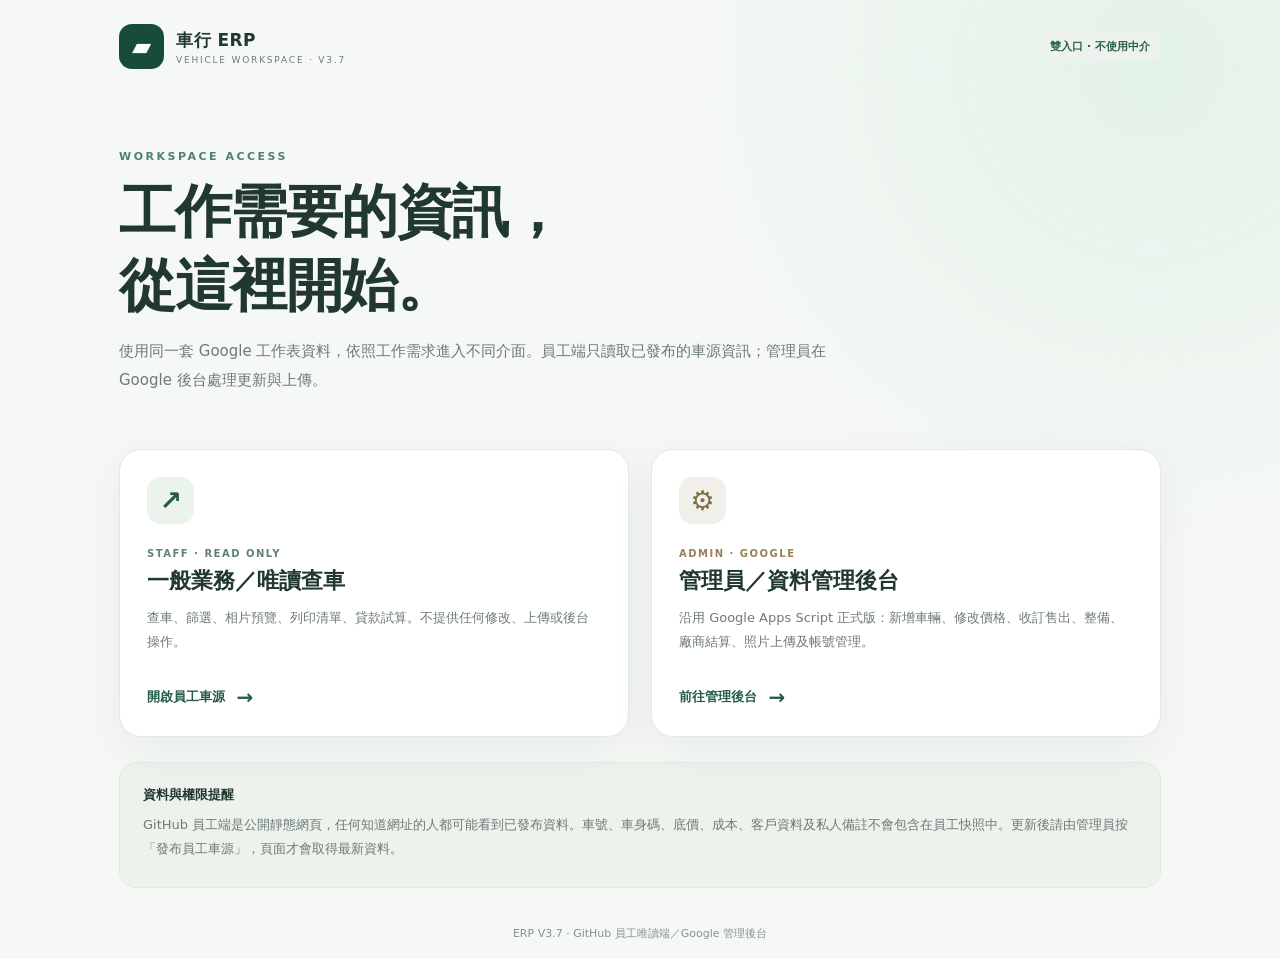
<file: old index2.html>
<!doctype html>
<html lang="zh-Hant"><head>
<meta charset="utf-8"><meta name="viewport" content="width=device-width,initial-scale=1,viewport-fit=cover">
<meta name="theme-color" content="#173c31"><meta name="description" content="車行 ERP 雙入口：員工唯讀車源與 Google 管理員後台">
<title>車行 ERP｜工作入口</title><link rel="icon" type="image/svg+xml" href="assets/favicon.svg">
<link rel="stylesheet" href="assets/style.css"><link rel="manifest" href="manifest.webmanifest"><link rel="apple-touch-icon" href="assets/apple-touch-icon.png">
<script defer src="site-config.js"></script><script defer src="assets/portal.js"></script>
</head><body class="portal-body">
<div class="portal-wrap">
  <header class="portal-head"><div class="identity"><div class="logo">▰</div><div><strong id="portal-brand">車行 ERP</strong><small>VEHICLE WORKSPACE · V3.7</small></div></div><span class="chip soft">雙入口 · 不使用中介</span></header>
  <section class="portal-intro"><p class="eyebrow">WORKSPACE ACCESS</p><h1>工作需要的資訊，<br>從這裡開始。</h1><p>使用同一套 Google 工作表資料，依照工作需求進入不同介面。員工端只讀取已發布的車源資訊；管理員在 Google 後台處理更新與上傳。</p></section>
  <main class="gateway-grid">
    <a class="gateway staff-gateway" href="staff.html"><div class="gateway-icon">↗</div><span class="gateway-tag">STAFF · READ ONLY</span><h2>一般業務／唯讀查車</h2><p>查車、篩選、相片預覽、列印清單、貸款試算。不提供任何修改、上傳或後台操作。</p><span class="gateway-action">開啟員工車源 <b aria-hidden="true">→</b></span></a>
    <a class="gateway admin-gateway" id="admin-entry" href="#" aria-disabled="true"><div class="gateway-icon">⚙</div><span class="gateway-tag">ADMIN · GOOGLE</span><h2>管理員／資料管理後台</h2><p>沿用 Google Apps Script 正式版：新增車輛、修改價格、收訂售出、整備、廠商結算、照片上傳及帳號管理。</p><span class="gateway-action">前往管理後台 <b aria-hidden="true">→</b></span></a>
  </main>
  <section class="portal-foot-note"><strong>資料與權限提醒</strong><p>GitHub 員工端是公開靜態網頁，任何知道網址的人都可能看到已發布資料。車號、車身碼、底價、成本、客戶資料及私人備註不會包含在員工快照中。更新後請由管理員按「發布員工車源」，頁面才會取得最新資料。</p><p class="small-muted" id="config-alert" role="status"></p></section>
  <footer class="portal-footer">ERP V3.7 · GitHub 員工唯讀端／Google 管理後台</footer>
</div>
</body></html>
</file>
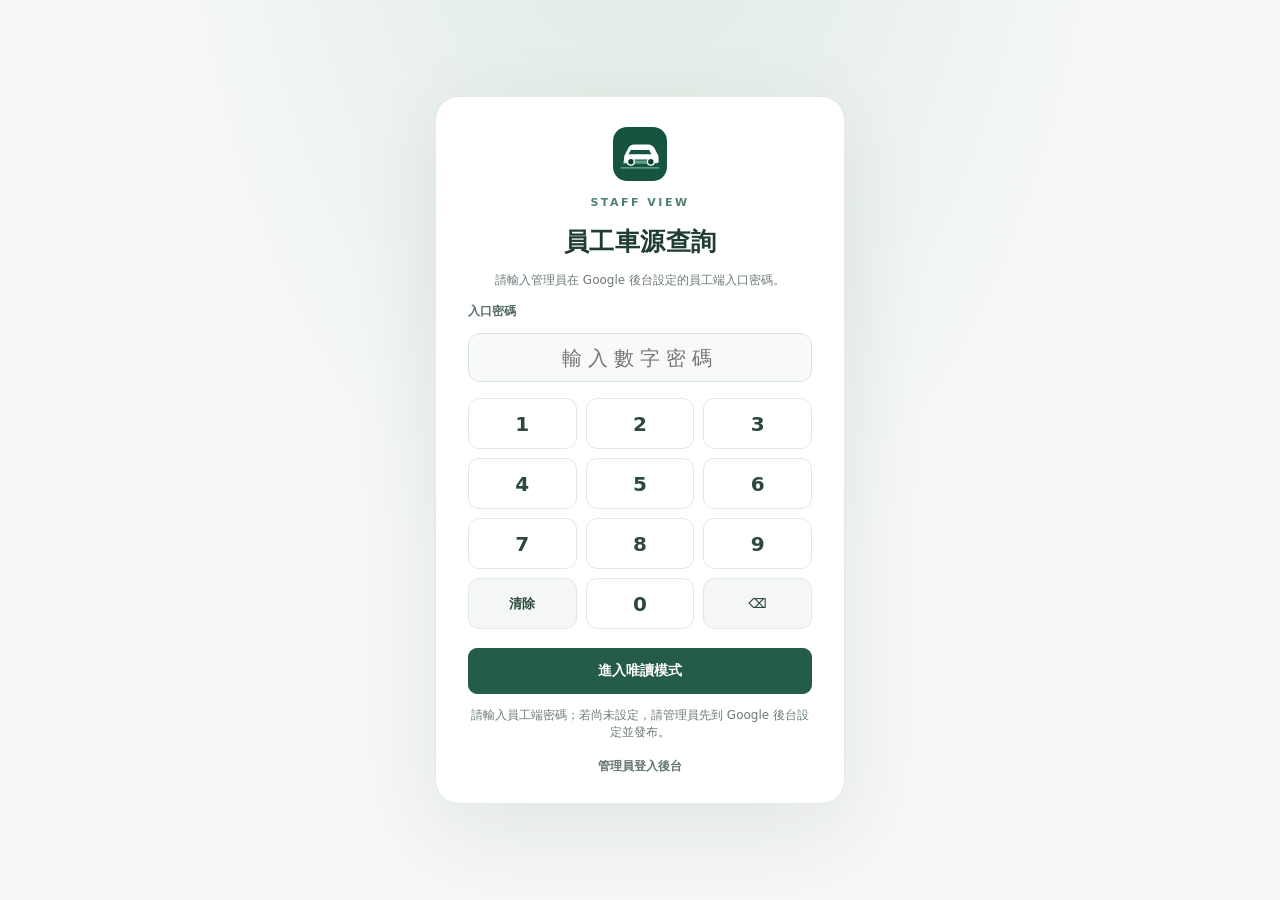
<file: staff.html>
<!doctype html><html lang="zh-Hant"><head><meta charset="utf-8"><meta name="viewport" content="width=device-width,initial-scale=1"><meta http-equiv="refresh" content="0; url=./"><title>轉往車源首頁</title></head><body><p><a href="./">前往唯讀車源首頁</a></p></body></html>
</file>
<file: assets/style.css>
:root{--bg:#f5f7f6;--text:#213831;--muted:#6c7b76;--line:#e2e9e4;--green:#245c49;--green2:#184b3a;--gold:#ac7932;--red:#b04c4d;--card:#fff;--shadow:0 12px 44px rgba(28,54,44,.065);font-family:system-ui,-apple-system,'Noto Sans TC','Microsoft JhengHei',sans-serif;color:var(--text);background:var(--bg)}*{box-sizing:border-box}body{margin:0}button,input,select{font:inherit}button{cursor:pointer}a{color:inherit;text-decoration:none}.hidden{display:none!important}.small-muted{font-size:12px;color:var(--muted)}.eyebrow{color:#4e826d;font-weight:800;font-size:11px;letter-spacing:2.5px;text-transform:uppercase}.chip{background:#e5f2e8;color:#265e43;border-radius:100px;font-size:11px;font-weight:800;padding:8px 11px;white-space:nowrap}.chip.soft{background:#edf2ef}.identity{display:flex;align-items:center;gap:12px}.identity .logo{width:45px;height:45px;border-radius:13px;background:var(--green2);color:#f6fff8;display:flex;align-items:center;justify-content:center;font-size:25px}.identity strong{display:block;font-size:17px;letter-spacing:.5px}.identity small{display:block;font-size:9px;color:var(--muted);letter-spacing:1.8px;margin-top:3px}.portal-body{min-height:100vh;background:radial-gradient(circle at 90% 7%,#e3f2e8,transparent 33%),#f6f8f6}.portal-wrap{max-width:1090px;margin:0 auto;padding:24px 24px 18px;min-height:100vh;display:flex;flex-direction:column}.portal-head{display:flex;align-items:center;justify-content:space-between;gap:12px}.portal-intro{margin:70px 0 40px;max-width:720px}.portal-intro h1{font-size:clamp(33px,5vw,57px);line-height:1.3;letter-spacing:-1.5px;margin:8px 0 14px}.portal-intro>p:last-child{font-size:15px;line-height:1.9;color:var(--muted)}.gateway-grid{display:grid;grid-template-columns:1fr 1fr;gap:22px}.gateway{display:flex;flex-direction:column;min-height:288px;border:1px solid var(--line);border-radius:22px;background:#fff;box-shadow:var(--shadow);padding:27px;transition:transform .18s,box-shadow .18s;position:relative}.gateway:hover{transform:translateY(-3px);box-shadow:0 20px 52px rgba(28,54,44,.11)}.gateway-icon{font-size:27px;font-weight:600;width:47px;height:47px;border-radius:14px;display:flex;align-items:center;justify-content:center;background:#eaf4ed;color:var(--green)}.admin-gateway .gateway-icon{background:#f0efe9;color:#817047}.gateway-tag{font-size:10px;font-weight:800;letter-spacing:1.5px;color:#618270;margin-top:24px}.admin-gateway .gateway-tag{color:#998055}.gateway h2{font-size:22px;margin:7px 0}.gateway p{font-size:13px;line-height:1.85;color:var(--muted);margin:3px 0 22px}.gateway-action{margin-top:auto;font-size:13px;font-weight:800;color:var(--green)}.gateway-action b{font-size:20px;vertical-align:middle;margin-left:7px}.admin-gateway[aria-disabled="true"]{opacity:.72}.portal-foot-note{background:#edf2ed;border:1px solid #dfebe2;border-radius:17px;padding:20px 23px;margin-top:25px;font-size:13px;line-height:1.85}.portal-foot-note p{color:var(--muted);margin:6px 0}.portal-foot-note #config-alert{color:#9a5438;font-weight:650}.portal-footer{color:#85938c;font-size:11px;margin-top:auto;padding-top:38px;text-align:center}.staff-header{background:#fff;border-bottom:1px solid var(--line);position:sticky;top:0;z-index:35}.staff-shell{max-width:1410px;margin:0 auto;padding:0 22px}.staff-header-in{min-height:72px;display:flex;align-items:center;justify-content:space-between;gap:15px}.header-actions{display:flex;gap:15px;align-items:center}.small-link{font-size:12px;font-weight:700;color:#63756d}.small-link[aria-disabled="true"]{opacity:.5;cursor:not-allowed}.staff-main{padding-top:24px}.staff-hero{background:linear-gradient(120deg,#1f5040,#335d4d);color:#fff;padding:26px 30px;border-radius:17px;display:flex;justify-content:space-between;gap:20px;align-items:center}.staff-hero .eyebrow{color:#b7dac2}.staff-hero h1{font-size:30px;letter-spacing:-.6px;margin:6px 0}.staff-hero p:not(.eyebrow){font-size:13px;color:#d4e5d9;margin:0}.hero-stats{display:flex;gap:23px}.hero-stats>div{text-align:center;min-width:66px}.hero-stats strong{font-size:28px;display:block;font-variant-numeric:tabular-nums}.hero-stats span{font-size:11px;color:#d4e5d9}.public-warning{margin:16px 0;background:#f9f4e6;border:1px solid #ebdfc1;border-radius:10px;color:#785e38;padding:11px 14px;font-size:12px;line-height:1.7}.panel-lite{background:var(--card);border:1px solid var(--line);border-radius:15px;box-shadow:var(--shadow)}.toolbar{padding:17px 18px;margin-bottom:19px}.toolbar-grid{display:grid;grid-template-columns:minmax(175px,1.6fr) repeat(5,minmax(90px,1fr));gap:10px}.field{display:flex;flex-direction:column;gap:6px;min-width:0}.field span{font-size:11px;font-weight:750;color:#697a71}.field input,.field select,.loan-fields input,.loan-fields select{height:39px;background:#fafcfb;border:1px solid #dce6df;border-radius:9px;padding:0 11px;min-width:0;width:100%;outline-color:#6ba88b}.toolbar-bottom{margin-top:16px;border-top:1px solid #edf0ec;padding-top:14px;display:flex;justify-content:space-between;align-items:center;gap:12px}.toolbar-bottom>div:first-child{display:flex;gap:12px;align-items:center;flex-wrap:wrap}.toolbar-bottom strong{font-size:14px}.toolbar-buttons{display:flex;gap:8px;flex-wrap:wrap}.btn-lite,.btn-primary{border:1px solid #dbe6df;background:white;color:var(--green);border-radius:9px;padding:10px 13px;font-weight:750;font-size:12px}.btn-primary{background:var(--green);border-color:var(--green);color:white}.btn-lite:disabled,.btn-primary:disabled{opacity:.45}.section-title{display:flex;align-items:center;justify-content:space-between;padding:0 2px;margin:15px 0 12px}.section-title h2{margin:0;font-size:19px}.cars-grid{display:grid;grid-template-columns:repeat(4,minmax(0,1fr));gap:16px}.car-card{border:1px solid #dce7e1;border-top:3px solid var(--loc,#338066);background:#fff;border-radius:14px;overflow:hidden;box-shadow:var(--shadow);cursor:pointer;position:relative;display:flex;flex-direction:column}.car-card:hover{transform:translateY(-2px);box-shadow:0 15px 32px rgba(20,48,36,.11)}.loc-0{--loc:#28745c}.loc-1{--loc:#457fa0}.loc-2{--loc:#b18a47}.loc-3{--loc:#8a6bb1}.loc-4{--loc:#b56f82}.loc-5{--loc:#60827c}.loc-6{--loc:#798d42}.loc-7{--loc:#9b7f86}.image-wrap{aspect-ratio:16/10;position:relative;background:#edf2ef;display:grid;place-items:center;overflow:hidden}.image-wrap img{width:100%;height:100%;object-fit:contain}.no-photo{color:#7f9188;font-size:12px}.status-badge{position:absolute;left:10px;top:10px;border-radius:6px;padding:6px 9px;font-size:11px;font-weight:850;color:white;background:#277355}.status-badge.reserved{background:#c37c27}.status-badge.incoming{background:#3a78a2}.status-badge.sold{background:#7e8081}.card-info{padding:14px 14px 15px;flex:1;display:flex;flex-direction:column}.card-info h3{font-size:16px;line-height:1.4;margin:4px 0;min-height:43px}.tiny-tags{display:flex;gap:6px;flex-wrap:wrap}.tiny-tag{font-size:10px;color:#446f61;background:#edf4ef;border-radius:5px;padding:4px 7px;font-weight:800}.tiny-tag.sale{color:#85613a;background:#f9f0e3}.car-meta{color:var(--muted);font-size:12px;margin:9px 0;line-height:1.8}.price-row{display:flex;justify-content:space-between;align-items:flex-end;gap:8px;margin-top:auto;padding-top:8px}.price-row strong{font-size:24px;color:#b54d43;letter-spacing:-.4px}.price-row strong small{font-size:12px;color:inherit}.price-row del{color:#96a49e;font-size:12px}.age{font-size:11px;border-radius:20px;padding:5px 8px;font-weight:800;background:#eaf5ed;color:#337451;white-space:nowrap}.age.warn{background:#fff1dc;color:#ae7c29}.age.urgent{background:#ffebeb;color:#ae4a4e}.age.none{background:#f0f3f1;color:#85918b}.sold-card img{filter:grayscale(1);opacity:.75}.message-box{padding:28px;text-align:center;background:#fff;border:1px dashed #d4e2d8;border-radius:12px;color:var(--muted);line-height:1.8;font-size:14px}.message-box.error{color:#ad4242;border-color:#f0c9c9;background:#fff8f8}.staff-footer{text-align:center;font-size:11px;color:#9aa6a0;padding:36px 0}.overlay{position:fixed;inset:0;background:rgba(18,33,27,.63);z-index:100;display:flex;align-items:center;justify-content:center;padding:20px}.detail-dialog{width:min(100%,910px);max-height:94dvh;overflow:auto;background:white;border-radius:15px;box-shadow:0 30px 90px rgba(0,0,0,.2)}.dialog-bar{display:flex;align-items:center;justify-content:space-between;padding:17px 21px;border-bottom:1px solid var(--line)}.dialog-bar h2{font-size:20px;margin:4px 0}.icon-button{border:0;background:#eff3ef;color:#506759;border-radius:9px;width:36px;height:36px;font-size:25px}.detail-body{padding:18px 21px 28px}.detail-main-photo{height:min(54vh,460px);background:#edf2ef;border-radius:12px;display:grid;place-items:center;overflow:hidden;cursor:zoom-in}.detail-main-photo img{width:100%;height:100%;object-fit:contain}.detail-thumbs{display:flex;gap:9px;overflow:auto;padding:12px 0}.detail-thumbs button{width:85px;height:62px;border-radius:7px;overflow:hidden;flex:none;border:2px solid transparent;background:#eef2ef;padding:0}.detail-thumbs button.selected{border-color:#236b4b}.detail-thumbs img{width:100%;height:100%;object-fit:contain}.detail-summary{display:flex;align-items:center;justify-content:space-between;gap:14px;flex-wrap:wrap}.detail-summary h3{margin:3px 0;font-size:24px}.detail-price{font-size:29px;font-weight:900;color:#b54d43}.detail-grid{margin-top:16px;display:grid;grid-template-columns:repeat(3,minmax(0,1fr));gap:9px}.detail-pair{background:#f7faf7;border:1px solid #e8eee8;border-radius:8px;padding:11px;min-width:0}.detail-pair b{font-size:10px;color:#809087;display:block;margin-bottom:6px}.detail-pair span{font-size:13px;overflow-wrap:anywhere}.detail-note{white-space:pre-wrap;line-height:1.85;font-size:13px;background:#f6f9f6;border-radius:9px;padding:14px}.small-dialog{width:min(100%,490px);max-height:90dvh;overflow:auto;background:white;border-radius:15px;padding:0 21px 21px}.small-dialog .dialog-bar{margin:0 -21px;padding:16px 21px}.small-dialog>p{line-height:1.7}.loan-fields{display:grid;grid-template-columns:1fr 1fr;gap:13px}.loan-fields label{font-size:12px;font-weight:650;color:var(--muted)}.loan-fields input,.loan-fields select{margin-top:6px}.loan-result{margin-top:16px;padding:17px;border-radius:12px;background:#eaf5ec}.loan-result span{display:block;color:#49725c;font-size:12px}.loan-result strong{display:block;font-size:30px;margin:6px 0;color:#1b6647}.loan-result small{color:#6a7f70;font-size:11px}.error-line{color:#ad4242;font-size:12px}.lightbox{position:fixed;z-index:200;inset:0;background:#111c19;display:grid;place-items:center}.lightbox img{width:min(94vw,1380px);height:85dvh;object-fit:contain}.lightbox-close,.lightbox-prev,.lightbox-next{position:absolute;border:0;color:#fff;background:#ffffff2a;border-radius:9px;padding:10px 14px;font-size:15px;z-index:1}.lightbox-close{right:20px;top:18px}.lightbox-prev,.lightbox-next{top:48%;font-size:36px;line-height:1}.lightbox-prev{left:13px}.lightbox-next{right:13px}.lightbox-caption{position:absolute;bottom:16px;color:#b9c7bf;font-size:12px}.print-sheet{display:none}.print-intro{font-size:12px;margin-bottom:8px}.print-cards{display:grid;grid-template-columns:repeat(4,1fr);gap:7px}.print-card{border:1px solid #ddd;border-radius:5px;overflow:hidden;break-inside:avoid;padding:5px}.print-card img{display:block;width:100%;height:84px;object-fit:contain}.print-card h4{font-size:11px;line-height:1.3;margin:4px 0}.print-card p{font-size:9px;margin:3px 0}.print-card strong{font-size:13px}.print-card.sold{filter:grayscale(1)}
@media(max-width:1200px){.toolbar-grid{grid-template-columns:repeat(3,minmax(0,1fr))}.toolbar-grid .search{grid-column:span 3}.cars-grid{grid-template-columns:repeat(3,minmax(0,1fr))}}@media(max-width:860px){.cars-grid{grid-template-columns:repeat(2,minmax(0,1fr))}.staff-hero{flex-direction:column;align-items:flex-start}.hero-stats{width:100%;justify-content:space-around}.portal-intro{margin:55px 0 28px}.gateway-grid{gap:12px}.gateway{padding:21px;min-height:300px}}@media(max-width:600px){.portal-wrap{padding:18px 15px}.portal-intro{margin:42px 0 22px}.portal-intro h1{font-size:35px}.portal-intro>p:last-child{font-size:13px}.gateway-grid{grid-template-columns:1fr}.gateway{min-height:230px}.portal-foot-note{font-size:12px;padding:15px}.staff-shell{padding:0 12px}.staff-header-in{min-height:66px}.identity .logo{width:39px;height:39px}.identity strong{font-size:14px}.identity small{font-size:8px;letter-spacing:.8px}.header-actions{gap:8px}.header-actions .chip{display:none}.small-link{font-size:11px}.staff-main{padding-top:12px}.staff-hero{padding:20px 17px;border-radius:13px}.staff-hero h1{font-size:25px}.hero-stats strong{font-size:23px}.toolbar{padding:13px}.toolbar-grid{grid-template-columns:repeat(2,minmax(0,1fr));gap:9px}.toolbar-grid .search{grid-column:span 2}.toolbar-bottom{align-items:stretch;flex-direction:column}.toolbar-buttons{display:grid;grid-template-columns:repeat(3,1fr)}.btn-lite,.btn-primary{padding:10px 7px;font-size:11px}.cars-grid{gap:9px}.card-info{padding:10px}.card-info h3{font-size:13px;min-height:38px}.car-meta{font-size:11px;margin:6px 0}.price-row{flex-direction:column;align-items:flex-start;gap:6px}.price-row strong{font-size:21px}.age{font-size:10px}.image-wrap{aspect-ratio:16/10}.status-badge{font-size:10px}.overlay{padding:6px}.detail-dialog{max-height:96dvh;border-radius:10px}.detail-body{padding:11px}.detail-main-photo{height:43dvh}.detail-thumbs button{width:69px;height:50px}.detail-grid{grid-template-columns:repeat(2,minmax(0,1fr))}.detail-summary h3{font-size:19px}.detail-price{font-size:23px}.dialog-bar{padding:12px}.dialog-bar h2{font-size:17px}.staff-footer{font-size:10px}}
@page{size:A4 landscape;margin:9mm}@media print{body{background:white!important}.staff-header,.staff-main,.overlay,.lightbox{display:none!important}.print-sheet{display:block!important}.print-card{break-inside:avoid}.print-card img{height:22mm}.print-cards{grid-template-columns:repeat(5,1fr)}.print-card h4{font-size:9px}.print-card p{font-size:8px}}

/* V3.8 square image preservation and checkbox facets */
.image-wrap{aspect-ratio:1/1;background:#f8faf8;overflow:hidden}
.image-wrap img{width:100%;height:100%;object-fit:contain;object-position:center}
.detail-main-photo{height:auto;min-height:240px;aspect-ratio:1/1;max-height:70dvh;background:#f8faf8}
.detail-main-photo img{max-width:100%;max-height:100%;object-fit:contain}
.multi-select{position:relative;width:100%}
.multi-select summary{border:1px solid #dce6df;border-radius:9px;padding:10px 11px;background:white;cursor:pointer;font-size:12px;list-style:none;white-space:nowrap;overflow:hidden;text-overflow:ellipsis}
.multi-select summary::after{content:'⌄';float:right;margin-left:6px}
.multi-select[open] summary{border-color:#42856b}
.multi-menu{position:absolute;z-index:65;top:calc(100% + 3px);left:0;width:max(100%,190px);max-height:260px;overflow:auto;background:#fff;border:1px solid #dce6df;border-radius:10px;padding:7px;box-shadow:0 15px 35px #12291f24}
.multi-option{display:flex;align-items:center;gap:9px;padding:8px;border-radius:6px;cursor:pointer;font-size:12px}
.multi-option:hover{background:#f0f5f1}.multi-option input{width:16px;height:16px;accent-color:#245c49}.multi-option small{margin-left:auto;color:#85918b}
@media(max-width:600px){.image-wrap{aspect-ratio:1/1}.detail-main-photo{height:auto;min-height:230px;max-height:62dvh}.multi-menu{width:max(100%,155px)}}


/* V3.8.2 image display fix */
.cars-grid{grid-template-columns:repeat(auto-fill,minmax(430px,1fr));gap:18px}
.car-card{display:grid;grid-template-columns:minmax(300px,44%) 1fr;align-items:stretch;min-height:248px}
.image-wrap{aspect-ratio:auto;min-height:230px;height:100%;padding:12px;background:#f5f7f5;overflow:hidden}
.image-wrap img{width:100%;height:100%;object-fit:contain!important;object-position:center center;display:block}
.card-info{padding:18px 18px 16px;min-width:0}
.card-info h3{font-size:18px;min-height:auto;margin-top:8px}
.price-row{padding-top:12px}
.detail-main-photo{height:min(58vh,500px);padding:12px;background:#f5f7f5}
.detail-main-photo img,.detail-thumbs img{object-fit:contain!important;object-position:center center}
@media (max-width:1100px){.cars-grid{grid-template-columns:repeat(2,minmax(0,1fr))}.car-card{display:flex;flex-direction:column;min-height:unset}.image-wrap{aspect-ratio:4/3;min-height:auto;height:auto}.card-info{padding:15px}}
@media (max-width:640px){.cars-grid{grid-template-columns:1fr}.image-wrap{aspect-ratio:4/3;padding:10px}.detail-main-photo{height:min(44vh,340px);padding:10px}}

/* V3.8.3: 與 Google 管理後台一致的橫式車卡（維持圖片完整不裁切） */
body{background:#fff}
.cars-grid{display:grid;grid-template-columns:repeat(2,minmax(0,1fr));gap:12px}
.car-card{display:flex;flex-direction:row;align-items:stretch;min-width:0;min-height:215px;max-height:none;border-radius:14px;border:1px solid #e1e7ed;border-left:5px solid var(--loc,#a3b6ab);background:#fff;overflow:hidden;box-shadow:0 4px 16px rgba(30,45,60,.045)}
.car-card.reserved-card{border-top:2px solid #e6a05b;border-right:2px solid #e6a05b;border-bottom:2px solid #e6a05b}
.image-wrap{flex:0 0 43%;width:43%;height:auto;min-height:215px;aspect-ratio:auto;padding:0;position:relative;overflow:hidden;background:#f6f7f7;display:flex;align-items:center;justify-content:center}
.image-wrap img{display:block;width:100%;height:100%;position:absolute;inset:0;object-fit:contain!important;object-position:center center}
.status-badge{position:absolute;top:9px;left:9px;z-index:2;box-shadow:0 3px 10px #0002;border-radius:7px;font-size:11px;padding:6px 9px}
.card-info{flex:1;min-width:0;padding:12px 15px 13px;display:flex;flex-direction:column;gap:0}
.card-info h3{font-size:15px;line-height:1.35;font-weight:850;min-height:0;margin:0 0 6px;overflow-wrap:anywhere}
.tiny-tags{display:flex;flex-wrap:wrap;gap:5px}
.tiny-tag{border:1px solid #dae6ed;background:#eef4f9;color:#36526c;border-radius:6px;font-weight:850;font-size:10px;padding:3px 7px}
.tiny-tag.location-tag{border-color:var(--loc,#d4e1d8);background:#f8faf9;color:#384657}
.tiny-tag.sale.consignment{border-color:#d6c7ea;background:#f5effc;color:#78539d}
.card-date{display:flex;align-items:center;gap:5px 8px;flex-wrap:wrap;font-size:11px;color:#637588;margin-top:7px}
.age{font-size:11px;padding:6px 9px;border-radius:8px}
.card-specs{display:grid;grid-template-columns:repeat(2,minmax(0,1fr));gap:5px 10px;color:#556575;font-size:11px;margin-top:10px}
.card-specs span{min-width:0;overflow-wrap:anywhere}
.price-row{margin-top:auto;padding-top:10px;display:flex;flex-direction:row;justify-content:space-between;align-items:flex-end;gap:8px}
.old-price{font-size:11px;color:#83909b;text-decoration:line-through}
.price-row strong{font-size:30px;color:#bc2e3b;font-weight:900;line-height:1;white-space:nowrap;letter-spacing:-.04em}
.price-row strong small{font-size:12px;letter-spacing:0}
.detail-main-photo{height:min(55vh,520px);min-height:240px;aspect-ratio:auto;background:#f7f8f8;padding:10px}
.detail-main-photo img{width:100%;height:100%;max-width:100%;max-height:100%;object-fit:contain!important}
.detail-thumbs img{object-fit:contain!important}
@media(max-width:1100px){.cars-grid{grid-template-columns:repeat(2,minmax(0,1fr))}.car-card{display:flex;flex-direction:row;min-height:195px}.image-wrap{min-height:195px;aspect-ratio:auto;flex-basis:42%;width:42%}.card-info{padding:11px 12px}.price-row strong{font-size:25px}.card-specs{font-size:10px;gap:4px 6px}}
@media(max-width:760px){.cars-grid{grid-template-columns:1fr}.car-card{min-height:195px}.image-wrap{min-height:195px;flex-basis:43%;width:43%}.card-info h3{font-size:14px}}
@media(max-width:440px){.car-card{min-height:185px}.image-wrap{min-height:185px;flex-basis:43%;width:43%}.card-info{padding:10px 9px 10px 8px}.card-info h3{font-size:13px}.card-specs{grid-template-columns:repeat(2,minmax(0,1fr));font-size:10px;gap:4px}.card-date{font-size:10px}.age{padding:4px 6px;font-size:10px}.price-row strong{font-size:24px}.detail-main-photo{height:min(46vh,350px)}}
@media print{.cars-grid{display:none!important}}

/* V3.9 GitHub read-only image and gate */
.image-wrap{padding:0!important;overflow:hidden!important}
.image-wrap img{position:absolute!important;left:0!important;right:auto!important;top:50%!important;bottom:auto!important;inset:auto!important;width:100%!important;height:auto!important;max-height:none!important;max-width:none!important;transform:translateY(-50%)!important;object-fit:unset!important;display:block!important}
/* The source width always fits the image box. Square photos fill its width; only top/bottom may crop. */
.staff-gate{min-height:100dvh;padding:22px;background:radial-gradient(circle at 95% 0%,#d6e9dd,transparent 45%),#f4f7f5;display:grid;place-items:center}
.staff-gate-panel{background:#fff;border:1px solid #dfebe2;border-radius:19px;box-shadow:0 20px 65px rgba(26,67,49,.10);padding:31px;width:min(100%,430px);display:flex;flex-direction:column;gap:14px}
.staff-gate-panel h1{font-size:27px;margin:0;color:#234737}.staff-gate-panel p{margin:0;line-height:1.7}
.staff-gate-panel label{font-size:12px;font-weight:800;color:#586e63}.staff-gate-panel input{width:100%;border:1px solid #cfddd4;background:#f9fbf9;border-radius:9px;padding:13px 12px;font-size:16px}
.staff-gate-panel .btn-primary{font-size:14px}.gate-mark{font-size:36px;color:#20664c}
.staff-gate-panel #staff-gate-note.error{color:#b33d4a}.staff-gate-panel .small-link{margin-top:5px}
.detail-actions{display:flex;gap:9px;flex-wrap:wrap;margin:10px 0 16px}
.detail-actions .btn-lite{display:inline-flex;align-items:center;justify-content:center}
@media(max-width:600px){.staff-gate-panel{padding:25px 20px}.image-wrap img{width:100%!important;height:auto!important}}
@media print{.staff-gate,#tools-modal{display:none!important}}

/* V4.0: centered premium numeric entry */
.staff-gate{min-height:100dvh;display:flex;align-items:center;justify-content:center;padding:24px;background:radial-gradient(ellipse at 50% -28%,#dce9e1 0%,transparent 55%),#f6f8f7}
.staff-gate-panel{width:min(100%,410px);margin:auto;background:#fff;border:1px solid #e3eae7;box-shadow:0 28px 90px rgba(16,57,39,.095);border-radius:24px;padding:30px 32px 28px;display:flex;flex-direction:column;align-items:stretch;gap:13px;text-align:center}
.staff-gate-panel .gate-mark{width:54px;height:54px;margin:0 auto;background:#1f5d46;border-radius:16px;display:grid;place-items:center;color:#fff;box-shadow:0 12px 24px #21594022;font-size:29px}
.staff-gate-panel h1{font-size:25px;letter-spacing:.02em;color:#203d32;margin:0}
.staff-gate-panel p{line-height:1.65;margin:0}.staff-gate-panel label{text-align:left;font-size:12px;font-weight:750}
.staff-gate-panel input{height:49px;font-size:20px;text-align:center;letter-spacing:.3em;border-radius:12px;background:#f8faf9;border:1px solid #d9e5dc}
.pin-pad{display:grid;grid-template-columns:repeat(3,minmax(0,1fr));gap:9px;margin:3px 0 6px}
.pin-pad button{min-height:51px;border-radius:11px;border:1px solid #e2eae5;background:#fff;color:#2d493b;font-weight:750;font-size:20px;transition:background .12s,transform .12s}
.pin-pad button:active{background:#e4f0e9;transform:scale(.97)}.pin-pad button[data-pin="clear"],.pin-pad button[data-pin="back"]{font-size:13px;background:#f4f7f5}
.staff-gate-panel #staff-gate-submit{font-size:14px;min-height:46px}.staff-gate-panel .small-link{margin-top:4px}
@media(max-width:460px){.staff-gate{padding:12px}.staff-gate-panel{padding:25px 21px;border-radius:17px}.pin-pad button{min-height:48px}}

/* V4.0: consistent branded printing */
.staff-print-head{display:flex;align-items:center;gap:12px;padding-bottom:13px;margin-bottom:14px;border-bottom:2px solid #236647;break-after:avoid}
.staff-print-logo{background:#226747;color:#fff;border-radius:10px;width:44px;height:44px;display:grid;place-items:center;font-size:25px}.staff-print-head small{font-size:9px;color:#7a8d80;letter-spacing:1.3px}.staff-print-head h1{font-size:22px;margin:2px 0}.staff-print-head p{font-size:11px;margin:0;color:#63796b}.staff-print-head>span{font-size:10px;color:#667b70;margin-left:auto}.staff-print-foot{margin-top:18px;border-top:1px solid #d7e4db;padding-top:9px;font-size:10px;color:#7a877f}
/* Adjustable image position by changing only --photo-y; photo width always fills the available frame. */
.image-wrap{--photo-y:0px;overflow:hidden;position:relative}
.image-wrap img{position:absolute!important;inset:auto!important;left:0!important;top:calc(50% + var(--photo-y))!important;width:100%!important;height:auto!important;max-width:none!important;max-height:none!important;transform:translateY(-50%)!important;object-fit:unset!important}
@media print{.staff-print-head,.staff-print-foot{-webkit-print-color-adjust:exact;print-color-adjust:exact}.print-card img{object-fit:contain!important}.print-intro{display:none}}

/* V4.1 已售出強調：只在售出車卡呈現，不阻擋滑鼠點入詳情 */
.sold-card .image-wrap{position:relative}
.sold-stamp{position:absolute;z-index:5;top:50%;left:50%;transform:translate(-50%,-50%) rotate(-12deg);padding:10px 20px 9px;border:4px double #b7353f;border-radius:7px;background:rgba(255,249,249,.92);box-shadow:0 5px 18px rgba(30,20,20,.14);color:#aa2839;font-size:clamp(21px,3vw,38px);font-weight:950;letter-spacing:.08em;line-height:1;pointer-events:none;text-align:center}
.sold-stamp small{display:block;font-size:11px;letter-spacing:.25em;margin-top:6px}
.sold-date{width:100%;font-size:11px;font-weight:800;color:#ac3b45;background:#fff2f2;border-radius:5px;padding:5px 7px;margin-top:2px}
.sold-detail-note{display:block;margin:10px 0;padding:10px 13px;border:2px solid #c14452;background:#fff3f3;color:#ad3142;font-weight:850;letter-spacing:.04em;border-radius:8px}
@media(max-width:560px){.sold-stamp{font-size:22px;padding:7px 12px;border-width:3px}.sold-stamp small{font-size:9px}}

/* V4.2 唯讀車源清單列印：車照滿版，價格突出 */
@media print{
 .print-cards{grid-template-columns:repeat(4,minmax(0,1fr))!important;gap:3mm!important}
 .print-card{padding:0!important;border:1px solid #cdd8d0!important;border-radius:2mm!important;display:flex!important;flex-direction:column;break-inside:avoid!important;overflow:hidden!important;background:#fff!important}
 .print-photo{width:100%;height:37mm;display:block;overflow:hidden;background:#f6f7f6}
 .print-photo img{width:100%!important;height:100%!important;object-fit:cover!important;object-position:center 44%!important;display:block!important}
 .print-photo-empty{display:grid;place-items:center;font-size:10px;color:#9aa59e}
 .print-card h4{padding:2mm 2.2mm 0;margin:0!important;font-size:9pt!important;min-height:22pt;line-height:1.2}
 .print-card p{padding:0 2.2mm;font-size:7pt!important;margin:1mm 0!important}
 .print-card strong{display:block;background:#fff1f1;color:#b9283c!important;font-size:16pt!important;font-weight:900;margin-top:auto;text-align:right;padding:1.7mm 2mm;line-height:1.1;-webkit-print-color-adjust:exact;print-color-adjust:exact}
 .print-card.sold .print-photo img{filter:grayscale(1)}
}


/* V4.3: synced public marquee and home carousel */
.staff-notice{display:flex;align-items:center;gap:12px;margin:15px 0 12px;background:#eaf4ef;border:1px solid #d5e8dd;border-radius:11px;min-height:42px;padding:6px 12px;color:#245d46;overflow:hidden}
.staff-notice>b{background:#246248;color:white;padding:6px 10px;border-radius:6px;font-size:11px;flex:none}
.staff-notice-clip{flex:1;min-width:0;overflow:hidden;white-space:nowrap}.staff-notice-clip span{display:inline-block;white-space:nowrap;padding-left:100%;animation:staff-ticker 22s linear infinite;font-size:13px;font-weight:750}
.staff-notice:hover span{animation-play-state:paused}@keyframes staff-ticker{from{transform:translateX(0)}to{transform:translateX(-100%)}}
.staff-home{position:relative;overflow:hidden;height:clamp(220px,27vw,385px);border-radius:16px;margin:0 0 13px;background:#235b45;color:white}
.staff-home-photo{position:absolute;inset:0;display:grid;place-items:center}.staff-home-photo img{width:100%;height:100%;object-fit:cover;object-position:center}
.staff-home-empty{font-size:clamp(14px,2.2vw,27px);font-weight:850;letter-spacing:2px;opacity:.55;padding:25px;text-align:center}
.staff-home-overlay{position:absolute;bottom:0;left:0;right:0;padding:36px 26px 22px;display:flex;flex-direction:column;gap:3px;background:linear-gradient(transparent,rgba(4,28,16,.75));pointer-events:none}.staff-home-overlay strong{font-size:21px}.staff-home-overlay small{font-size:12px}
.staff-home-nav{position:absolute;right:13px;top:47%;display:flex;gap:8px}.staff-home-nav button{width:37px;height:37px;border:0;border-radius:100%;background:#ffffffdf;color:#174c36;font-size:25px;cursor:pointer}
.staff-home-dots{position:absolute;top:17px;left:22px;display:flex;gap:6px}.staff-home-dots button{width:8px;height:8px;background:#ffffff77;border:0;padding:0;border-radius:10px}.staff-home-dots button.selected{width:22px;background:white}
.staff-inventory-overview{display:flex;justify-content:space-around;padding:13px;background:#f4f8f5;border-radius:12px;border:1px solid #dfe9e3;margin-bottom:15px;gap:10px}.staff-inventory-overview>div{text-align:center}.staff-inventory-overview strong{font-size:23px;display:block;color:#245d46}.staff-inventory-overview span{font-size:11px;color:#77887d}
@media(max-width:600px){.staff-home{height:216px}.staff-home-overlay{padding:28px 18px 14px}.staff-home-overlay strong{font-size:16px}}
@media(prefers-reduced-motion:reduce){.staff-notice-clip span{animation:none;padding-left:0;white-space:normal}}
@media print{.staff-notice,.staff-home,.staff-inventory-overview{display:none!important}}

/* V4.5 layout control: default two cars per row */
.erp45-staff-layout{display:inline-flex;align-items:center;gap:7px;white-space:nowrap;font-size:12px;font-weight:800;color:#557066}
.erp45-staff-layout select{width:76px;height:35px;border:1px solid #d3e4da;border-radius:8px;background:#fff;color:#275a44;padding:0 6px}
.cars-grid.erp45-cols-1{grid-template-columns:repeat(1,minmax(0,1fr))!important}
.cars-grid.erp45-cols-2{grid-template-columns:repeat(2,minmax(0,1fr))!important}
.cars-grid.erp45-cols-4{grid-template-columns:repeat(4,minmax(0,1fr))!important}
.cars-grid.erp45-cols-4 .car-card{flex-direction:column!important;min-height:285px}
.cars-grid.erp45-cols-4 .image-wrap{width:100%!important;flex:0 0 auto!important;min-height:160px!important;height:160px!important}
.cars-grid.erp45-cols-4 .card-info{padding:11px}
.cars-grid.erp45-cols-4 .price-row strong{font-size:23px}
.cars-grid.erp45-cols-4 .card-specs{grid-template-columns:repeat(2,minmax(0,1fr))}
@media(max-width:1000px){.cars-grid.erp45-cols-4{grid-template-columns:repeat(2,minmax(0,1fr))!important}}
@media(max-width:720px){.cars-grid.erp45-cols-2,.cars-grid.erp45-cols-4{grid-template-columns:1fr!important}}
/* V4.5 popup matches admin's A4 print options */
.erp45-print-overlay{z-index:180;padding:12px;align-items:center}
.erp45-print-dialog{width:min(100%,620px);max-height:94dvh;display:flex;flex-direction:column;border-radius:18px;overflow:hidden;background:white;box-shadow:0 30px 100px rgba(0,0,0,.24)}
.erp45-print-dialog-head{background:#f6f8fa;padding:18px 22px;display:flex;justify-content:space-between;gap:12px;align-items:flex-start;border-bottom:1px solid #e6ebef}
.erp45-print-dialog-head h2{margin:0;font-size:20px;color:#203a4b}.erp45-print-dialog-head p{margin:6px 0 0;font-size:12px;color:#8696a6}
.erp45-print-dialog-head button{border:1px solid #e4eaf0;background:white;width:34px;height:34px;border-radius:50%;font-size:24px;color:#8195a4;cursor:pointer}
.erp45-print-dialog-body{padding:13px 21px;overflow-y:auto}
.erp45-print-group{padding:13px 0;border-bottom:1px solid #e7edf0}
.erp45-print-title{display:flex;align-items:center;justify-content:space-between;font-size:13px;color:#394d63;gap:7px;margin-bottom:10px}
.erp45-print-title span,.erp45-print-title button{font-size:11px;color:#159a78}.erp45-print-title button{background:none;border:0;cursor:pointer;font-weight:850;padding:3px}
.erp45-print-checks{display:grid;grid-template-columns:repeat(4,minmax(0,1fr));gap:7px}
.erp45-print-check{display:flex;align-items:center;gap:7px;border:1px solid #dce5ea;background:#f8fbfd;padding:9px;border-radius:9px;font-size:11px;color:#34495f;cursor:pointer}
.erp45-print-check input{accent-color:#149c77}
.erp45-print-checks.erp45-scroll{max-height:185px;overflow-y:auto;grid-template-columns:repeat(3,minmax(0,1fr));border:1px solid #e3e8ee;border-radius:11px;padding:10px}
.erp45-print-dialog-foot{display:flex;align-items:center;justify-content:space-between;padding:14px 20px;border-top:1px solid #e6eaf0;gap:10px;flex-wrap:wrap}
.erp45-print-dialog-foot #staff-print-count{font-size:12px;color:#4b7561;font-weight:800}
.erp45-print-dialog-foot>div{display:flex;gap:8px}
@media(max-width:550px){.erp45-print-checks,.erp45-print-checks.erp45-scroll{grid-template-columns:repeat(2,minmax(0,1fr))}.erp45-print-dialog-head h2{font-size:17px}.erp45-print-dialog-body{padding:8px 12px}}
/* Printed inventory only; do not modify the screen cards */
@page{size:A4 portrait;margin:8mm}
@media print{
 .print-sheet{display:block!important}
 .staff-print-head{padding:0 0 2mm;margin:0 0 2mm;border-bottom:1.5pt solid #1e7652}
 .staff-print-head .staff-print-logo{width:11mm;height:11mm;border-radius:2mm;font-size:17pt}
 .staff-print-head h1{font-size:14pt!important;margin:1mm 0!important}
 .staff-print-head p{font-size:7pt!important;margin:0!important}
 .print-cards.erp45-print-5{grid-template-columns:repeat(5,minmax(0,1fr))!important;gap:2mm!important}
 .print-cards.erp45-print-5 .print-card{break-inside:avoid!important;page-break-inside:avoid!important;display:flex!important;flex-direction:column!important;border:.45pt solid #cbd6d0!important;border-radius:1.5mm!important;overflow:hidden!important;padding:0!important;background:white!important}
 .print-cards.erp45-print-5 .print-photo{width:100%!important;height:25mm!important;background:#f3f5f3}
 .print-cards.erp45-print-5 .print-photo img{width:100%!important;height:100%!important;object-fit:cover!important;object-position:center 45%!important}
 .erp45-print-card-body{padding:1.25mm!important;display:flex;flex:1;flex-direction:column}
 .erp45-print-card-body h4{padding:0!important;margin:0!important;min-height:10mm!important;font-size:7pt!important;line-height:1.22}
 .erp45-print-card-body h4 small{display:block;font-size:5.8pt;margin-bottom:.5mm}
 .erp45-print-card-body p{padding:0!important;margin:.6mm 0!important;font-size:5.7pt!important;line-height:1.25}
 .erp45-print-card-body strong{margin-top:auto!important;padding:.8mm 0 .2mm!important;text-align:right;font-size:14.5pt!important;color:#c72135!important;background:transparent!important;line-height:1.1}
 .erp45-print-card-body strong small{font-size:6pt}
 .print-sheet .staff-print-foot{display:none}
}


/* V4.6 — Mobile compact, preserve hero image ratio, full-resolution image download tools. */
.erp46-download-bar{display:flex;align-items:center;gap:9px;flex-wrap:wrap;margin:10px 0 16px}
.erp46-download-bar [disabled]{opacity:.45;cursor:not-allowed}
#photo-download-status{width:100%;font-size:12px;color:#617669;line-height:1.6}
.erp46-tool-btn{display:inline-flex;align-items:center;justify-content:center;white-space:normal;text-align:center}
@media(max-width:650px){
 /* Full 1920×540 banner geometry; image always keeps its natural ratio (no distortion/crop). */
 .staff-home{height:auto!important;min-height:0!important;aspect-ratio:1920/540!important;border-radius:9px!important;margin-bottom:8px!important}
 .staff-home-photo{width:100%;height:100%}
 .staff-home-photo img{width:100%!important;height:100%!important;object-fit:contain!important;object-position:center!important}
 .staff-home-overlay{padding:12px 10px 6px!important;background:linear-gradient(transparent,rgba(4,28,16,.45))!important}
 .staff-home-overlay strong{font-size:12px!important}
 .staff-home-overlay small{font-size:9px!important}
 .staff-home-nav{right:5px!important;top:30%!important;gap:4px!important}
 .staff-home-nav button{width:24px!important;height:24px!important;font-size:17px!important}
 .staff-home-dots{top:7px!important;left:8px!important;gap:4px!important}
 .staff-home-dots button{height:5px!important;width:5px!important}
 .staff-home-dots button.selected{width:11px!important}
 .staff-inventory-overview{padding:7px!important;margin-bottom:8px!important}
 .staff-inventory-overview strong{font-size:17px!important}
 .staff-inventory-overview span{font-size:10px!important}
 .toolbar{padding:9px!important;margin-bottom:10px!important}
 .toolbar-grid{display:grid!important;grid-template-columns:repeat(2,minmax(0,1fr))!important;gap:6px!important}
 .toolbar-grid .search{grid-column:1/-1!important}
 .toolbar-grid .field span{font-size:10px!important;line-height:1.2}
 .toolbar-grid .field{gap:4px!important}
 .toolbar-grid .field input,.toolbar-grid .field select,.toolbar-grid .multi-select summary{height:34px!important;min-height:34px!important;padding:7px 8px!important;font-size:12px!important;border-radius:7px!important}
 .toolbar-grid .field input{font-size:16px!important} /* prevents iOS focus zoom; pinch zoom still permitted */
 .multi-menu{max-height:220px!important;min-width:0!important;width:min(76vw,240px)!important}
 .toolbar-bottom{margin-top:8px!important;padding-top:9px!important;gap:8px!important}
 .toolbar-buttons{display:grid!important;grid-template-columns:repeat(2,minmax(0,1fr))!important;gap:6px!important}
 .toolbar-buttons>.btn-lite,.toolbar-buttons>.btn-primary,.toolbar-buttons>.erp46-tool-btn{font-size:11px!important;padding:8px 6px!important;min-width:0;min-height:35px!important}
 .toolbar-buttons .erp45-staff-layout{grid-column:1/2;font-size:11px}
 .toolbar-buttons .erp45-staff-layout select{height:33px}
 .toolbar-buttons #print-open{grid-column:2/3}
 .erp46-download-bar{display:grid;grid-template-columns:1fr 1fr;gap:7px}
 .erp46-download-bar button{font-size:11px;padding:10px 4px;white-space:normal}
 .erp46-download-bar #photo-download-status{grid-column:1/-1}
 /* Stops Safari's double-tap zoom while preserving pinch-to-zoom accessibility. */
 body,button,a,.car-card,.image-wrap,.detail-main-photo,.detail-thumbs,.staff-home{touch-action:manipulation}
}
@media(prefers-reduced-motion:reduce){.staff-home-photo img{transition:none!important}}
@media print{.erp46-download-bar{display:none!important}}


/* V4.7 — four clear inventory KPIs */
.staff-inventory-overview.erp47-overview{display:grid!important;grid-template-columns:repeat(4,minmax(0,1fr));gap:12px!important;background:transparent!important;border:0!important;padding:0!important;margin:12px 0 18px!important}
.erp47-stat{display:flex!important;align-items:center;gap:13px;text-align:left!important;padding:16px 15px;min-width:0;background:#fff;border:1px solid #dfebe4;border-radius:15px;box-shadow:0 5px 18px rgba(26,73,49,.055);border-top:3px solid var(--erp47-accent,#2b7354)}
.erp47-stat-buy{--erp47-accent:#3b81a6}.erp47-stat-sell{--erp47-accent:#d09145}.erp47-stat-year{--erp47-accent:#7e67a8}
.erp47-stat-icon{width:48px;height:48px;flex:0 0 48px;display:grid;place-items:center;border-radius:13px;background:#eef6f0;font-size:23px}
.erp47-stat-buy .erp47-stat-icon{background:#ebf5fb}.erp47-stat-sell .erp47-stat-icon{background:#fbf2e6}.erp47-stat-year .erp47-stat-icon{background:#f1eef9}
.erp47-stat>div{min-width:0}.erp47-stat-label{font-size:13px!important;color:#516d5d!important;font-weight:800}
.erp47-stat strong{font-size:clamp(24px,2.7vw,35px)!important;color:#193e2d!important;font-weight:950;line-height:1.25;margin:2px 0;display:block}
.erp47-stat small{display:block;font-size:10px;color:#7c8f83;white-space:nowrap}
@media(max-width:950px){.staff-inventory-overview.erp47-overview{grid-template-columns:repeat(2,minmax(0,1fr))}}
@media(max-width:550px){.staff-inventory-overview.erp47-overview{gap:8px!important;margin:8px 0 12px!important}.erp47-stat{padding:10px 11px;gap:8px;border-radius:11px}.erp47-stat-icon{width:34px;height:34px;flex-basis:34px;font-size:18px}.erp47-stat-label{font-size:11px!important}.erp47-stat strong{font-size:26px!important}.erp47-stat small{font-size:9px}}
/* Detailed vehicle images are always fully visible and centered on both axes. */
.detail-main-photo{display:flex!important;align-items:center!important;justify-content:center!important;position:relative!important;overflow:hidden!important;min-height:240px!important;background:#f7f9f7!important;padding:10px!important}
.detail-main-photo img{display:block!important;position:static!important;inset:auto!important;transform:none!important;width:100%!important;height:100%!important;max-height:100%!important;max-width:100%!important;object-fit:contain!important;object-position:50% 50%!important;margin:auto!important}
.detail-thumbs img{object-fit:contain!important;object-position:center center!important}
.lightbox{overflow:hidden!important}.lightbox img{width:calc(100vw - 76px)!important;max-width:1380px!important;height:calc(100dvh - 115px)!important;max-height:85dvh!important;object-fit:contain!important;object-position:center center!important;margin:auto!important}
/* Mobile: deliberate long-press download action sheet */
.erp47-mobile-save{position:fixed;inset:0;z-index:350;background:rgba(16,30,23,.58);display:flex;align-items:flex-end;justify-content:center;padding:10px}
.erp47-mobile-save-panel{width:min(100%,460px);padding:14px 18px 21px;border-radius:19px;background:#fff;box-shadow:0 24px 80px #152b2554;display:grid;gap:9px}
.erp47-mobile-save-handle{width:43px;height:5px;border-radius:6px;background:#c4d2ca;justify-self:center;margin:2px 0 8px}
.erp47-mobile-save-panel strong{font-size:16px}.erp47-mobile-save-panel p{font-size:12px;color:#6b7d72;line-height:1.6;margin:0 0 3px}
.erp47-mobile-save-panel button{width:100%;padding:12px 8px}
@media(min-width:850px){.erp47-mobile-save{align-items:center}}
@media(pointer:coarse){#featured-img,#lightbox-img{-webkit-touch-callout:none!important;-webkit-user-select:none!important;user-select:none!important}.erp46-download-bar #download-all-photos{display:none!important}}
@media print{.erp47-mobile-save{display:none!important}}

.erp47-photo-links{display:flex;gap:6px;flex-wrap:wrap;width:100%;padding:5px 0}.erp47-photo-links a{display:inline-block;border:1px solid #cbded1;border-radius:6px;padding:5px 8px;color:#24684a;background:#f3faf5;font-size:11px;font-weight:750}


/* ERP V4.8: price range and monthly drill-down. */
.toolbar-grid .erp48-price-field{min-width:0}
.erp48-price-pair{display:grid;grid-template-columns:minmax(0,1fr) auto minmax(0,1fr);align-items:center;gap:4px}
.erp48-price-pair input{width:100%;min-width:0;height:39px;padding:0 8px;border:1px solid #dce6df;background:#fafcfb;border-radius:9px;outline-color:#6ba88b}
.erp48-price-pair span{font-size:12px;color:#8da096}
.erp48-stat-click{cursor:pointer;transition:transform .14s,box-shadow .14s,border-color .14s}
.erp48-stat-click:hover{transform:translateY(-2px);border-color:#75a98d;box-shadow:0 8px 22px #1b4a3021}
.erp48-stat-click:focus-visible{outline:3px solid #2e8867;outline-offset:3px}
.erp48-stat-click small:after{content:'  · 查看車輛';color:#286d53;font-weight:750}
.erp48-month-dialog{background:#fff;width:min(850px,100%);max-height:min(86dvh,780px);border-radius:15px;display:flex;flex-direction:column;overflow:hidden;box-shadow:0 25px 70px #0004}
.erp48-month-dialog .dialog-bar{flex-shrink:0}
.erp48-month-dialog .dialog-bar p{margin:4px 0 0}
.erp48-month-body{padding:18px;display:grid;grid-template-columns:repeat(3,minmax(0,1fr));gap:12px;overflow-y:auto}
.erp48-month-body .message-box{grid-column:1/-1}
.erp48-mini-car{border:1px solid #dde8e1;border-radius:11px;overflow:hidden;background:#fff;text-align:left;padding:0;display:flex;flex-direction:column;cursor:pointer;min-width:0;color:#284335}
.erp48-mini-car:hover,.erp48-mini-car:focus-visible{border-color:#2d8260;box-shadow:0 5px 14px #104e2621;outline:none}
.erp48-mini-photo{background:#f5f7f6;width:100%;height:130px;display:flex;justify-content:center;align-items:center;overflow:hidden;color:#86968a;font-size:12px}
.erp48-mini-photo img{width:100%;height:100%;object-fit:contain;object-position:center}
.erp48-mini-copy{padding:10px 11px 12px;display:grid;gap:5px;min-width:0}
.erp48-mini-copy strong{font-size:13px;line-height:1.35}
.erp48-mini-copy small{font-size:11px;color:#697d71}
.erp48-mini-copy em{font-size:11px;color:#b34b3f;font-style:normal;font-weight:850}
@media(max-width:1050px){.toolbar-grid{grid-template-columns:repeat(3,minmax(0,1fr))}}
@media(max-width:650px){.erp48-month-body{grid-template-columns:repeat(2,minmax(0,1fr));gap:9px;padding:10px}.erp48-mini-photo{height:110px}.erp48-mini-copy{padding:8px}.erp48-mini-copy strong{font-size:12px}.erp48-stat-click small:after{content:' ↗'}.erp48-price-pair input{font-size:16px!important;height:34px!important;padding:0 6px!important}}
@media print{#monthly-cars-modal{display:none!important}}
</file>
